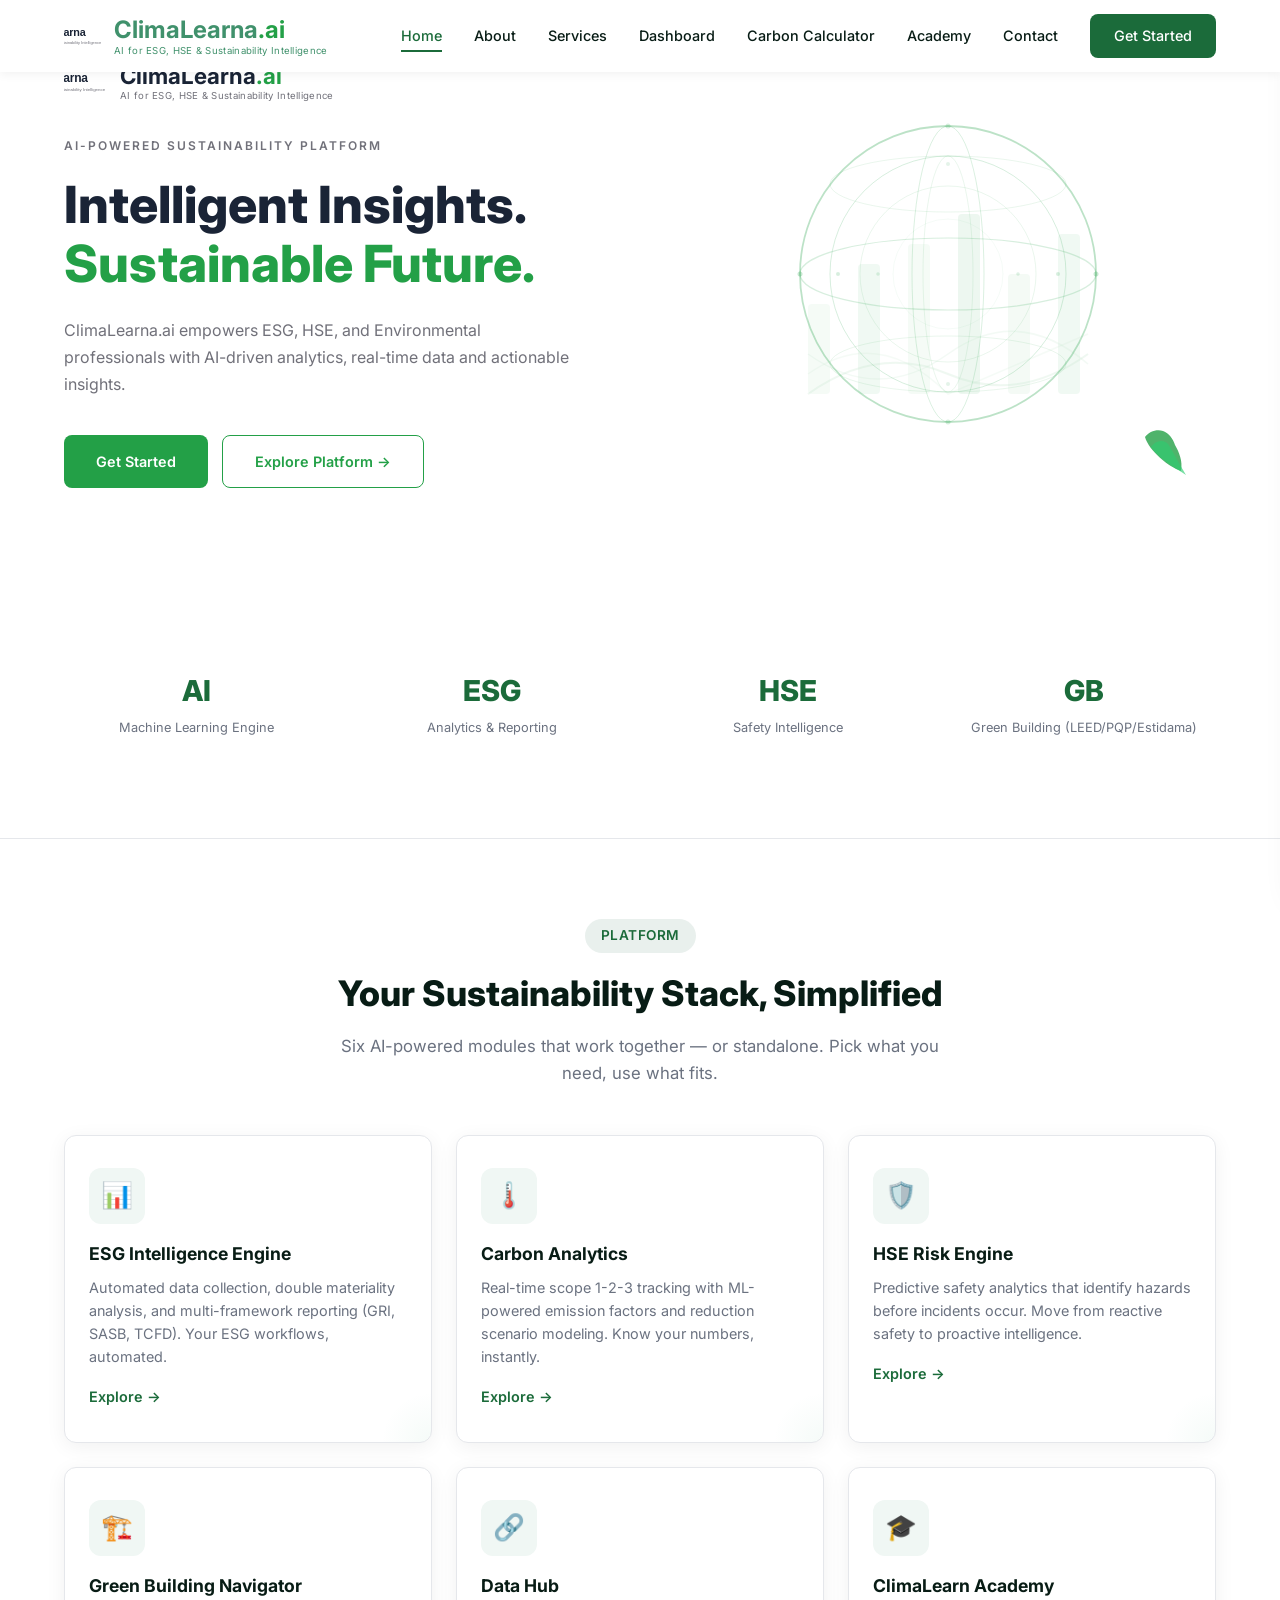
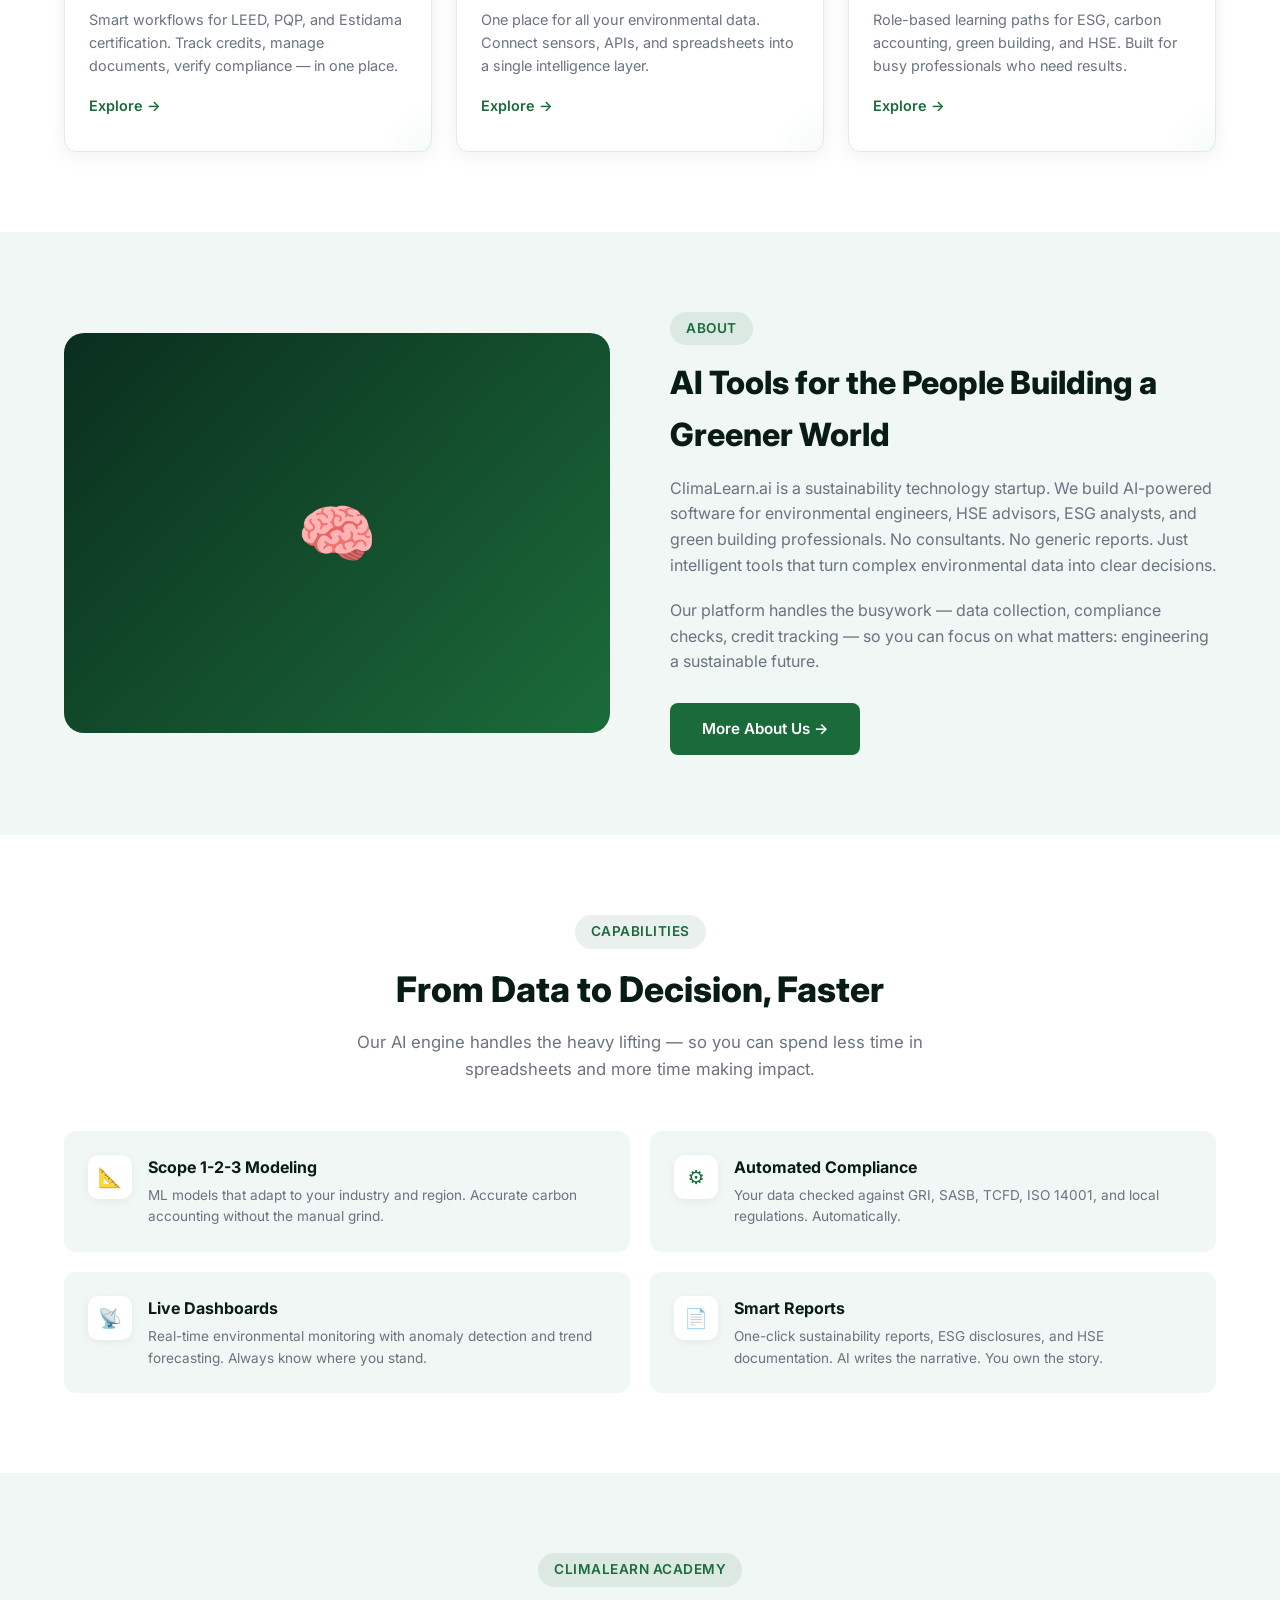
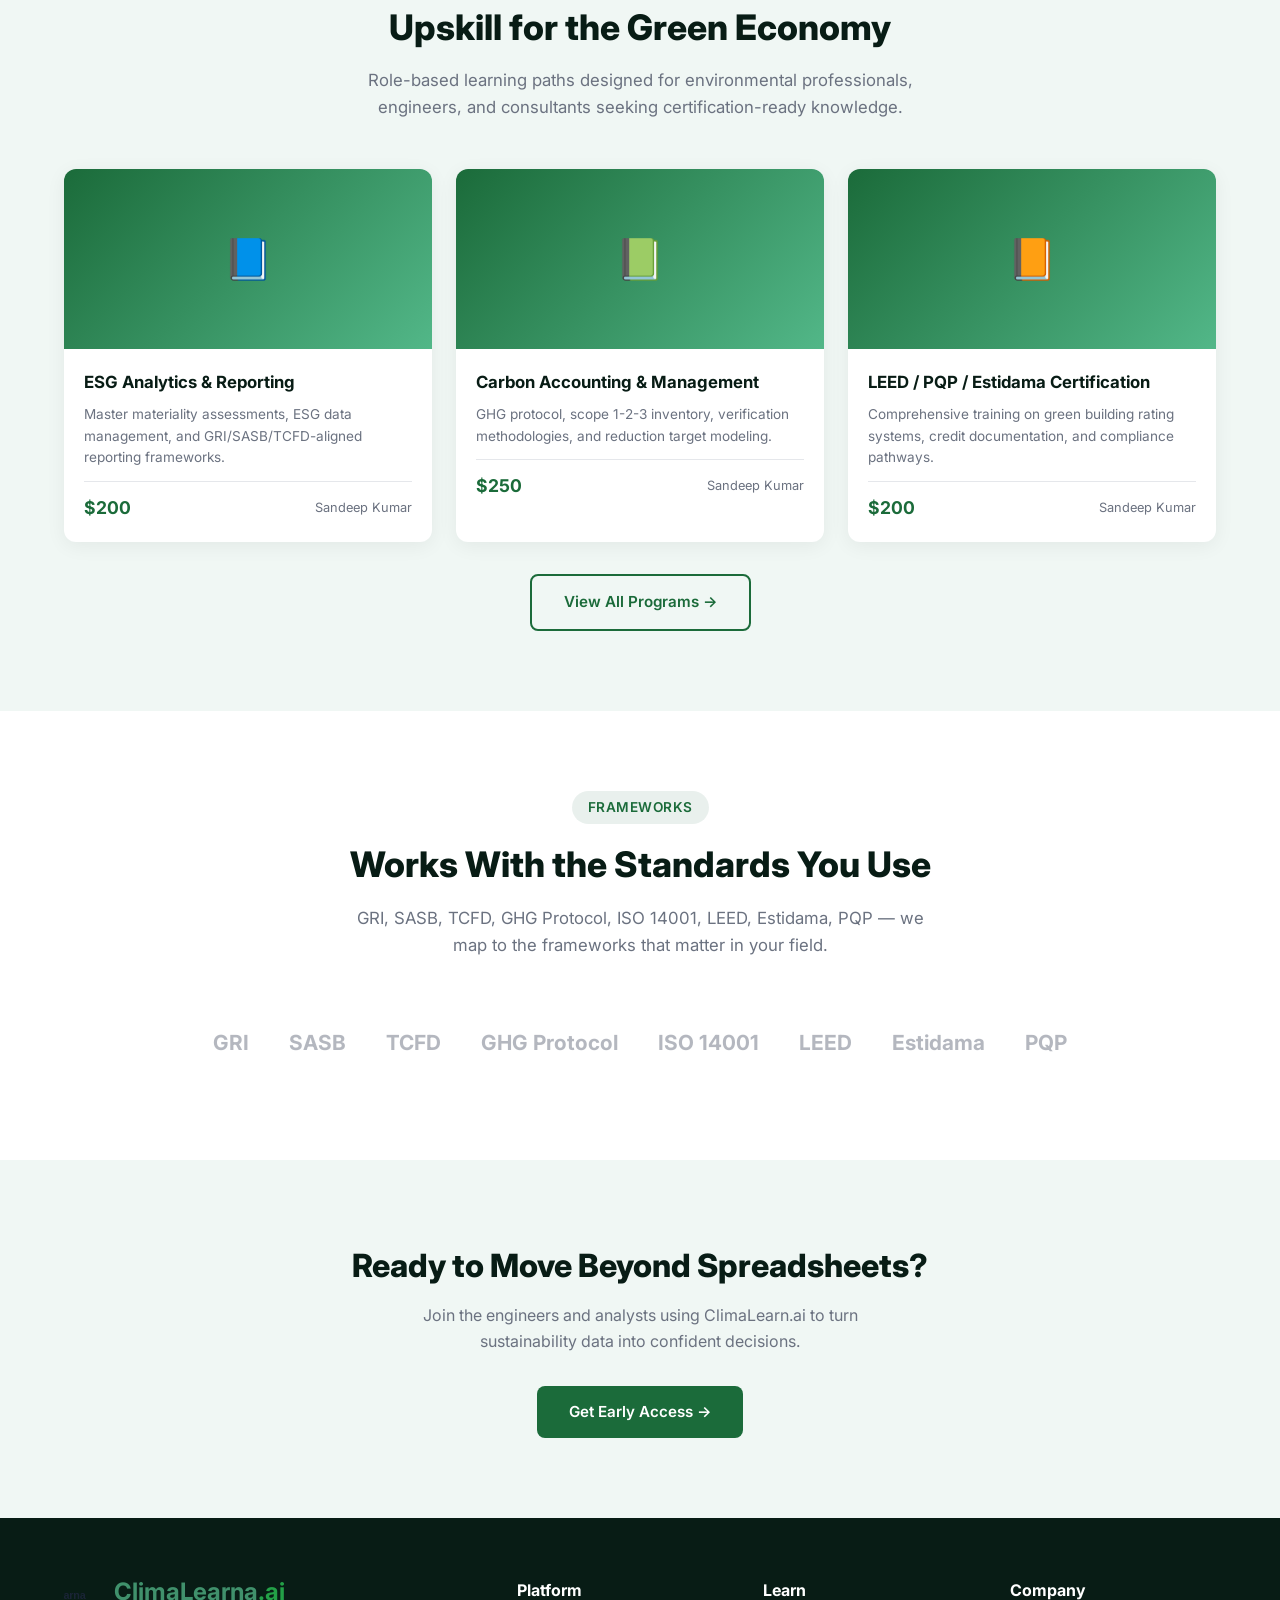
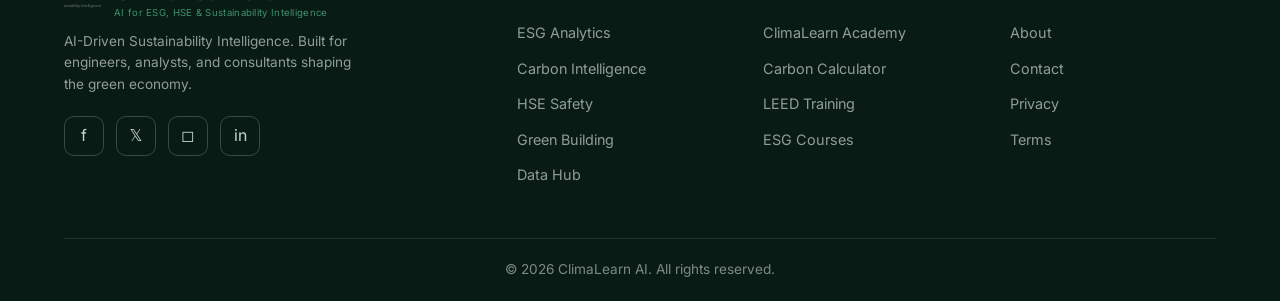
<file: index.html>
<!DOCTYPE html>
<html lang="en">
<head>
  <meta charset="UTF-8">
  <meta name="viewport" content="width=device-width, initial-scale=1.0">
  <title>ClimaLearn AI - AI-Driven Sustainability Intelligence</title>
  <meta name="description" content="ClimaLearn.ai equips environmental engineers, HSE professionals, and sustainability leaders with AI-driven tools for ESG analytics, carbon intelligence, and green building certification.">
  <link rel="stylesheet" href="css/style.css">
</head>
<body>
  <header class="header">
    <div class="container header-inner">
      <a href="index.html" class="logo">
        <img src="images/logo.svg" alt="ClimaLearna.ai" class="logo-img">
        <span class="logo-text">
          <span class="logo-brand">ClimaLearna<span class="ai-dot">.ai</span></span>
          <span class="logo-tagline">AI for ESG, HSE &amp; Sustainability Intelligence</span>
        </span>
      </a>
      <button class="mobile-toggle">☰</button>
      <nav class="nav">
        <a href="index.html">Home</a>
        <a href="about.html">About</a>
        <div class="nav-dropdown">
          <a class="services-trigger">Services</a>
          <div class="dropdown-menu">
            <a href="services.html#esg">ESG Intelligence Engine</a>
            <a href="services.html#carbon">Carbon Analytics</a>
            <a href="services.html#hse">HSE Risk Engine</a>
            <a href="services.html#building">Green Building Navigator</a>
            <a href="services.html#data">Data Hub</a>
            <a href="services.html#academy">ClimaLearn Academy</a>
          </div>
        </div>
        <a href="dashboard.html">Dashboard</a>
        <a href="carbon-calculator.html">Carbon Calculator</a>
        <a href="courses.html">Academy</a>
        <a href="contact.html">Contact</a>
        <a href="contact.html" class="nav-cta">Get Started</a>
      </nav>
    </div>
  </header>

  <section class="hero">
    <div class="container">
      <div class="hero-content">

        <div class="hero-brand">
          <img src="images/logo.svg" alt="ClimaLearna.ai" class="hero-brand-img">
          <span class="hero-brand-text">
            <span class="hero-brand-name">ClimaLearna<span class="hero-brand-dot">.ai</span></span>
            <span class="hero-brand-tagline">AI for ESG, HSE &amp; Sustainability Intelligence</span>
          </span>
        </div>

        <span class="hero-tag">AI-Powered Sustainability Platform</span>
        <h1>Intelligent Insights.<br><span class="text-green">Sustainable Future.</span></h1>
        <p>ClimaLearna.ai empowers ESG, HSE, and Environmental professionals with AI-driven analytics, real-time data and actionable insights.</p>
        <div class="hero-buttons">
          <a href="carbon-calculator.html" class="btn-primary">Get Started</a>
          <a href="services.html" class="btn-outline-custom">Explore Platform →</a>
        </div>
      </div>
      <div class="hero-image">

        <div class="hero-globe-bg">
          <svg viewBox="0 0 420 420" fill="none" xmlns="http://www.w3.org/2000/svg">
            <rect x="70" y="240" width="22" height="90" rx="4" fill="#23A047" opacity="0.12"/>
            <rect x="120" y="200" width="22" height="130" rx="4" fill="#23A047" opacity="0.18"/>
            <rect x="170" y="180" width="22" height="150" rx="4" fill="#23A047" opacity="0.12"/>
            <rect x="220" y="150" width="22" height="180" rx="4" fill="#23A047" opacity="0.22"/>
            <rect x="270" y="210" width="22" height="120" rx="4" fill="#23A047" opacity="0.14"/>
            <rect x="320" y="170" width="22" height="160" rx="4" fill="#23A047" opacity="0.18"/>
            <path d="M70 330 Q140 280 210 310 Q280 340 350 290" stroke="#23A047" stroke-width="2" fill="none" opacity="0.2"/>
            <path d="M70 290 Q140 340 210 290 Q280 240 350 300" stroke="#23A047" stroke-width="1.5" fill="none" opacity="0.15"/>
            <path d="M70 310 Q140 260 210 330 Q280 300 350 270" stroke="#23A047" stroke-width="1.5" fill="none" opacity="0.12"/>
          </svg>
        </div>

        <div class="hero-globe">
          <svg viewBox="0 0 420 420" fill="none" xmlns="http://www.w3.org/2000/svg">
            <circle cx="210" cy="210" r="148" stroke="#23A047" stroke-width="1.8" fill="none" opacity="0.3"/>
            <circle cx="210" cy="210" r="118" stroke="#23A047" stroke-width="1" fill="none" opacity="0.18"/>
            <circle cx="210" cy="210" r="88" stroke="#23A047" stroke-width="0.8" fill="none" opacity="0.12"/>
            <circle cx="210" cy="210" r="55" stroke="#23A047" stroke-width="0.6" fill="none" opacity="0.08"/>
            <ellipse cx="210" cy="120" rx="118" ry="28" stroke="#23A047" stroke-width="0.8" fill="none" opacity="0.12"/>
            <ellipse cx="210" cy="210" rx="148" ry="36" stroke="#23A047" stroke-width="1.2" fill="none" opacity="0.18"/>
            <ellipse cx="210" cy="300" rx="118" ry="28" stroke="#23A047" stroke-width="0.8" fill="none" opacity="0.12"/>
            <ellipse cx="210" cy="210" rx="36" ry="148" stroke="#23A047" stroke-width="1" fill="none" opacity="0.16"/>
            <ellipse cx="210" cy="210" rx="25" ry="118" stroke="#23A047" stroke-width="0.8" fill="none" opacity="0.12"/>
            <circle cx="62" cy="210" r="2.5" fill="#23A047" opacity="0.25"/>
            <circle cx="100" cy="210" r="2" fill="#23A047" opacity="0.18"/>
            <circle cx="140" cy="210" r="1.8" fill="#23A047" opacity="0.15"/>
            <circle cx="280" cy="210" r="1.8" fill="#23A047" opacity="0.15"/>
            <circle cx="320" cy="210" r="2" fill="#23A047" opacity="0.18"/>
            <circle cx="358" cy="210" r="2.5" fill="#23A047" opacity="0.25"/>
            <circle cx="210" cy="62" r="2.5" fill="#23A047" opacity="0.18"/>
            <circle cx="210" cy="100" r="2" fill="#23A047" opacity="0.12"/>
            <circle cx="210" cy="320" r="2" fill="#23A047" opacity="0.12"/>
            <circle cx="210" cy="358" r="2.5" fill="#23A047" opacity="0.18"/>
          </svg>
        </div>

        <div class="hero-leaves">
          <svg viewBox="0 0 90 90" fill="none" xmlns="http://www.w3.org/2000/svg">
            <path d="M50 72 C38 68 18 52 14 38 C18 33 25 30 32 32 C38 34 42 40 44 46 C48 53 52 62 50 72Z" fill="#23A047" opacity="0.8"/>
            <path d="M55 76 C46 70 28 60 20 48 C24 42 31 40 36 44 C40 48 44 58 55 76Z" fill="#2ecc71" opacity="0.65"/>
          </svg>
        </div>

      </div>
    </div>
  </section>

  <section class="section" style="background:var(--white);border-bottom:1px solid var(--light-gray);">
    <div class="container">
      <div style="display:grid;grid-template-columns:repeat(4,1fr);gap:32px;text-align:center;padding:20px 0;">
        <div>
          <div style="font-size:1.8rem;font-weight:800;color:var(--primary);">AI</div>
          <p style="font-size:0.8rem;color:var(--gray);margin-top:4px;">Machine Learning Engine</p>
        </div>
        <div>
          <div style="font-size:1.8rem;font-weight:800;color:var(--primary);">ESG</div>
          <p style="font-size:0.8rem;color:var(--gray);margin-top:4px;">Analytics & Reporting</p>
        </div>
        <div>
          <div style="font-size:1.8rem;font-weight:800;color:var(--primary);">HSE</div>
          <p style="font-size:0.8rem;color:var(--gray);margin-top:4px;">Safety Intelligence</p>
        </div>
        <div>
          <div style="font-size:1.8rem;font-weight:800;color:var(--primary);">GB</div>
          <p style="font-size:0.8rem;color:var(--gray);margin-top:4px;">Green Building (LEED/PQP/Estidama)</p>
        </div>
      </div>
    </div>
  </section>

  <section class="section">
    <div class="container">
      <div class="section-header fade-in">
        <span class="section-tag">Platform</span>
        <h2>Your Sustainability Stack, Simplified</h2>
        <p>Six AI-powered modules that work together — or standalone. Pick what you need, use what fits.</p>
      </div>
      <div class="services-grid">
        <div class="service-card fade-in">
          <div class="service-icon">📊</div>
          <h3>ESG Intelligence Engine</h3>
          <p>Automated data collection, double materiality analysis, and multi-framework reporting (GRI, SASB, TCFD). Your ESG workflows, automated.</p>
          <a href="services.html" class="service-link">Explore →</a>
        </div>
        <div class="service-card fade-in">
          <div class="service-icon">🌡️</div>
          <h3>Carbon Analytics</h3>
          <p>Real-time scope 1-2-3 tracking with ML-powered emission factors and reduction scenario modeling. Know your numbers, instantly.</p>
          <a href="services.html" class="service-link">Explore →</a>
        </div>
        <div class="service-card fade-in">
          <div class="service-icon">🛡️</div>
          <h3>HSE Risk Engine</h3>
          <p>Predictive safety analytics that identify hazards before incidents occur. Move from reactive safety to proactive intelligence.</p>
          <a href="services.html" class="service-link">Explore →</a>
        </div>
        <div class="service-card fade-in">
          <div class="service-icon">🏗️</div>
          <h3>Green Building Navigator</h3>
          <p>Smart workflows for LEED, PQP, and Estidama certification. Track credits, manage documents, verify compliance — in one place.</p>
          <a href="services.html" class="service-link">Explore →</a>
        </div>
        <div class="service-card fade-in">
          <div class="service-icon">🔗</div>
          <h3>Data Hub</h3>
          <p>One place for all your environmental data. Connect sensors, APIs, and spreadsheets into a single intelligence layer.</p>
          <a href="services.html" class="service-link">Explore →</a>
        </div>
        <div class="service-card fade-in">
          <div class="service-icon">🎓</div>
          <h3>ClimaLearn Academy</h3>
          <p>Role-based learning paths for ESG, carbon accounting, green building, and HSE. Built for busy professionals who need results.</p>
          <a href="courses.html" class="service-link">Explore →</a>
        </div>
      </div>
    </div>
  </section>

  <section class="section about-section">
    <div class="container">
      <div class="about-grid">
        <div class="about-visual" style="background:linear-gradient(135deg, #0a2e1e, #1b6b3a);">🧠</div>
        <div class="about-text fade-in">
          <span class="section-tag">About</span>
          <h2>AI Tools for the People Building a Greener World</h2>
          <p>ClimaLearn.ai is a sustainability technology startup. We build AI-powered software for environmental engineers, HSE advisors, ESG analysts, and green building professionals. No consultants. No generic reports. Just intelligent tools that turn complex environmental data into clear decisions.</p>
          <p>Our platform handles the busywork — data collection, compliance checks, credit tracking — so you can focus on what matters: engineering a sustainable future.</p>
          <a href="about.html" class="btn btn-primary">More About Us →</a>
        </div>
      </div>
    </div>
  </section>

  <section class="section">
    <div class="container">
      <div class="section-header fade-in">
        <span class="section-tag">Capabilities</span>
        <h2>From Data to Decision, Faster</h2>
        <p>Our AI engine handles the heavy lifting — so you can spend less time in spreadsheets and more time making impact.</p>
      </div>
      <div class="features-grid">
        <div class="feature-card fade-in">
          <div class="feature-icon">📐</div>
          <div>
            <h4>Scope 1-2-3 Modeling</h4>
            <p>ML models that adapt to your industry and region. Accurate carbon accounting without the manual grind.</p>
          </div>
        </div>
        <div class="feature-card fade-in">
          <div class="feature-icon">⚙️</div>
          <div>
            <h4>Automated Compliance</h4>
            <p>Your data checked against GRI, SASB, TCFD, ISO 14001, and local regulations. Automatically.</p>
          </div>
        </div>
        <div class="feature-card fade-in">
          <div class="feature-icon">📡</div>
          <div>
            <h4>Live Dashboards</h4>
            <p>Real-time environmental monitoring with anomaly detection and trend forecasting. Always know where you stand.</p>
          </div>
        </div>
        <div class="feature-card fade-in">
          <div class="feature-icon">📄</div>
          <div>
            <h4>Smart Reports</h4>
            <p>One-click sustainability reports, ESG disclosures, and HSE documentation. AI writes the narrative. You own the story.</p>
          </div>
        </div>
      </div>
    </div>
  </section>

  <section class="section courses-section">
    <div class="container">
      <div class="section-header fade-in">
        <span class="section-tag">ClimaLearn Academy</span>
        <h2>Upskill for the Green Economy</h2>
        <p>Role-based learning paths designed for environmental professionals, engineers, and consultants seeking certification-ready knowledge.</p>
      </div>
      <div class="courses-grid">
        <div class="course-card fade-in">
          <div class="course-image">📘</div>
          <div class="course-body">
            <h3>ESG Analytics & Reporting</h3>
            <p>Master materiality assessments, ESG data management, and GRI/SASB/TCFD-aligned reporting frameworks.</p>
            <div class="course-meta">
              <span class="course-price">$200</span>
              <span class="course-instructor">Sandeep Kumar</span>
            </div>
          </div>
        </div>
        <div class="course-card fade-in">
          <div class="course-image">📗</div>
          <div class="course-body">
            <h3>Carbon Accounting & Management</h3>
            <p>GHG protocol, scope 1-2-3 inventory, verification methodologies, and reduction target modeling.</p>
            <div class="course-meta">
              <span class="course-price">$250</span>
              <span class="course-instructor">Sandeep Kumar</span>
            </div>
          </div>
        </div>
        <div class="course-card fade-in">
          <div class="course-image">📙</div>
          <div class="course-body">
            <h3>LEED / PQP / Estidama Certification</h3>
            <p>Comprehensive training on green building rating systems, credit documentation, and compliance pathways.</p>
            <div class="course-meta">
              <span class="course-price">$200</span>
              <span class="course-instructor">Sandeep Kumar</span>
            </div>
          </div>
        </div>
      </div>
      <div style="text-align:center;margin-top:32px;">
        <a href="courses.html" class="btn btn-outline">View All Programs →</a>
      </div>
    </div>
  </section>

  <section class="section">
    <div class="container">
      <div class="section-header fade-in">
        <span class="section-tag">Frameworks</span>
        <h2>Works With the Standards You Use</h2>
        <p>GRI, SASB, TCFD, GHG Protocol, ISO 14001, LEED, Estidama, PQP — we map to the frameworks that matter in your field.</p>
      </div>
      <div style="display:flex;justify-content:center;gap:40px;flex-wrap:wrap;padding:20px;font-size:1.3rem;font-weight:700;color:var(--gray);opacity:0.5;">
        <span>GRI</span>
        <span>SASB</span>
        <span>TCFD</span>
        <span>GHG Protocol</span>
        <span>ISO 14001</span>
        <span>LEED</span>
        <span>Estidama</span>
        <span>PQP</span>
      </div>
    </div>
  </section>

  <section class="section" style="text-align:center;background:var(--light);">
    <div class="container">
      <h2 style="font-size:2rem;font-weight:800;color:var(--dark);margin-bottom:12px;">Ready to Move Beyond Spreadsheets?</h2>
      <p style="color:var(--gray);margin-bottom:32px;max-width:500px;margin-left:auto;margin-right:auto;">Join the engineers and analysts using ClimaLearn.ai to turn sustainability data into confident decisions.</p>
      <a href="contact.html" class="btn btn-primary">Get Early Access →</a>
    </div>
  </section>

  <!-- Services slide-out panel -->
  <div class="services-panel-overlay" id="servicesOverlay"></div>
  <div class="services-panel" id="servicesPanel">
    <div class="services-panel-header">
      <h3>Our Platform</h3>
      <button class="services-panel-close" id="servicesPanelClose">✕</button>
    </div>
    <ul class="services-panel-list">
      <li><a href="services.html#esg"><span class="panel-icon">📊</span> ESG Intelligence Engine</a></li>
      <li><a href="services.html#carbon"><span class="panel-icon">🌡️</span> Carbon Analytics</a></li>
      <li><a href="services.html#hse"><span class="panel-icon">🛡️</span> HSE Risk Engine</a></li>
      <li><a href="services.html#building"><span class="panel-icon">🏗️</span> Green Building Navigator</a></li>
      <li><a href="services.html#data"><span class="panel-icon">🔗</span> Data Hub</a></li>
      <li><a href="services.html#academy"><span class="panel-icon">🎓</span> ClimaLearn Academy</a></li>
    </ul>
  </div>

  <footer class="footer">
    <div class="container">
      <div class="footer-grid">
        <div class="footer-brand">
          <a href="index.html" class="logo">
            <img src="images/logo.svg" alt="ClimaLearna.ai" class="logo-img">
            <span class="logo-text">
              <span class="logo-brand">ClimaLearna<span class="ai-dot">.ai</span></span>
              <span class="logo-tagline">AI for ESG, HSE &amp; Sustainability Intelligence</span>
            </span>
          </a>
          <p style="font-size:0.85rem;opacity:0.7;max-width:300px;">AI-Driven Sustainability Intelligence. Built for engineers, analysts, and consultants shaping the green economy.</p>
          <div class="footer-social">
            <a href="#" aria-label="Facebook">f</a>
            <a href="#" aria-label="Twitter">𝕏</a>
            <a href="#" aria-label="Instagram">◻</a>
            <a href="#" aria-label="LinkedIn">in</a>
          </div>
        </div>
        <div>
          <h4>Platform</h4>
          <ul>
            <li><a href="services.html">ESG Analytics</a></li>
            <li><a href="services.html">Carbon Intelligence</a></li>
            <li><a href="services.html">HSE Safety</a></li>
            <li><a href="services.html">Green Building</a></li>
            <li><a href="services.html">Data Hub</a></li>
          </ul>
        </div>
        <div>
          <h4>Learn</h4>
          <ul>
            <li><a href="courses.html">ClimaLearn Academy</a></li>
            <li><a href="carbon-calculator.html">Carbon Calculator</a></li>
            <li><a href="courses.html">LEED Training</a></li>
            <li><a href="courses.html">ESG Courses</a></li>
          </ul>
        </div>
        <div>
          <h4>Company</h4>
          <ul>
            <li><a href="about.html">About</a></li>
            <li><a href="contact.html">Contact</a></li>
            <li><a href="#">Privacy</a></li>
            <li><a href="#">Terms</a></li>
          </ul>
        </div>
      </div>
      <div class="footer-bottom">© 2026 ClimaLearn AI. All rights reserved.</div>
    </div>
  </footer>
  <script src="js/main.js"></script>
</body>
</html>
</file>
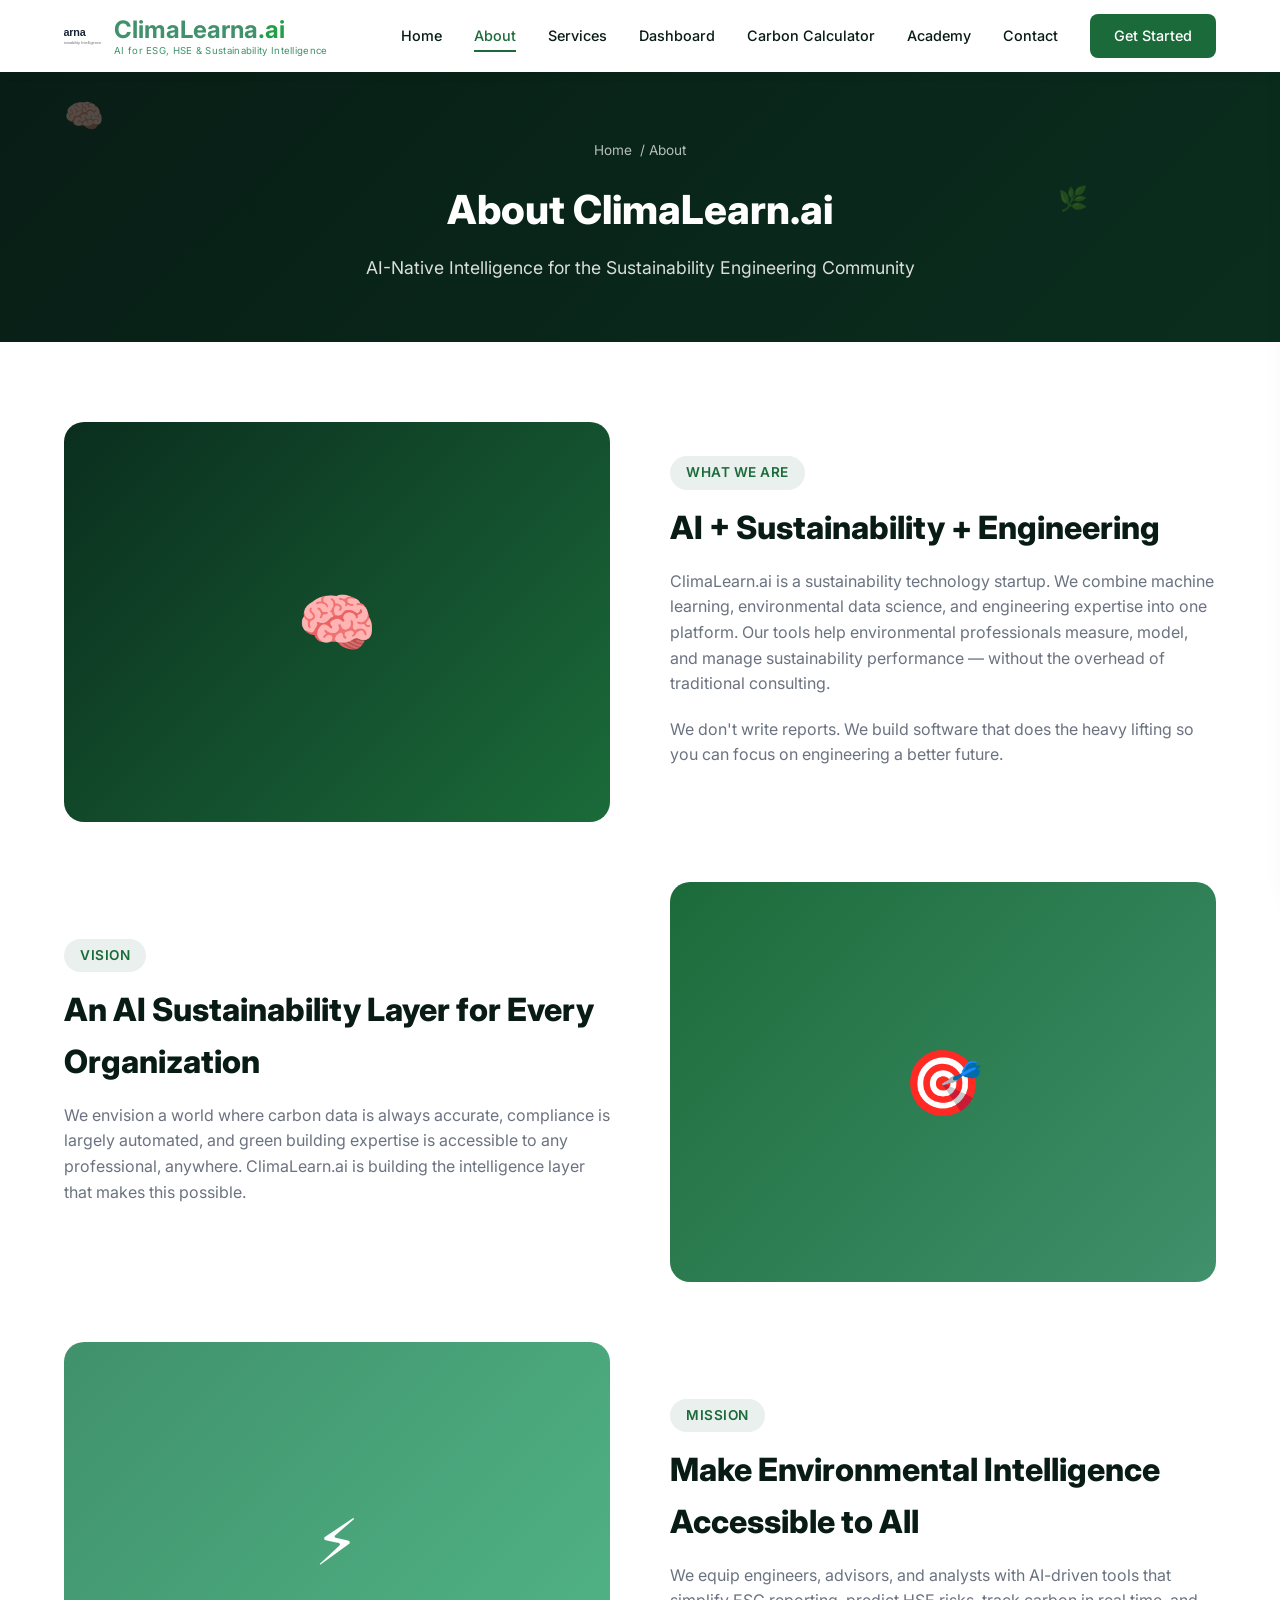
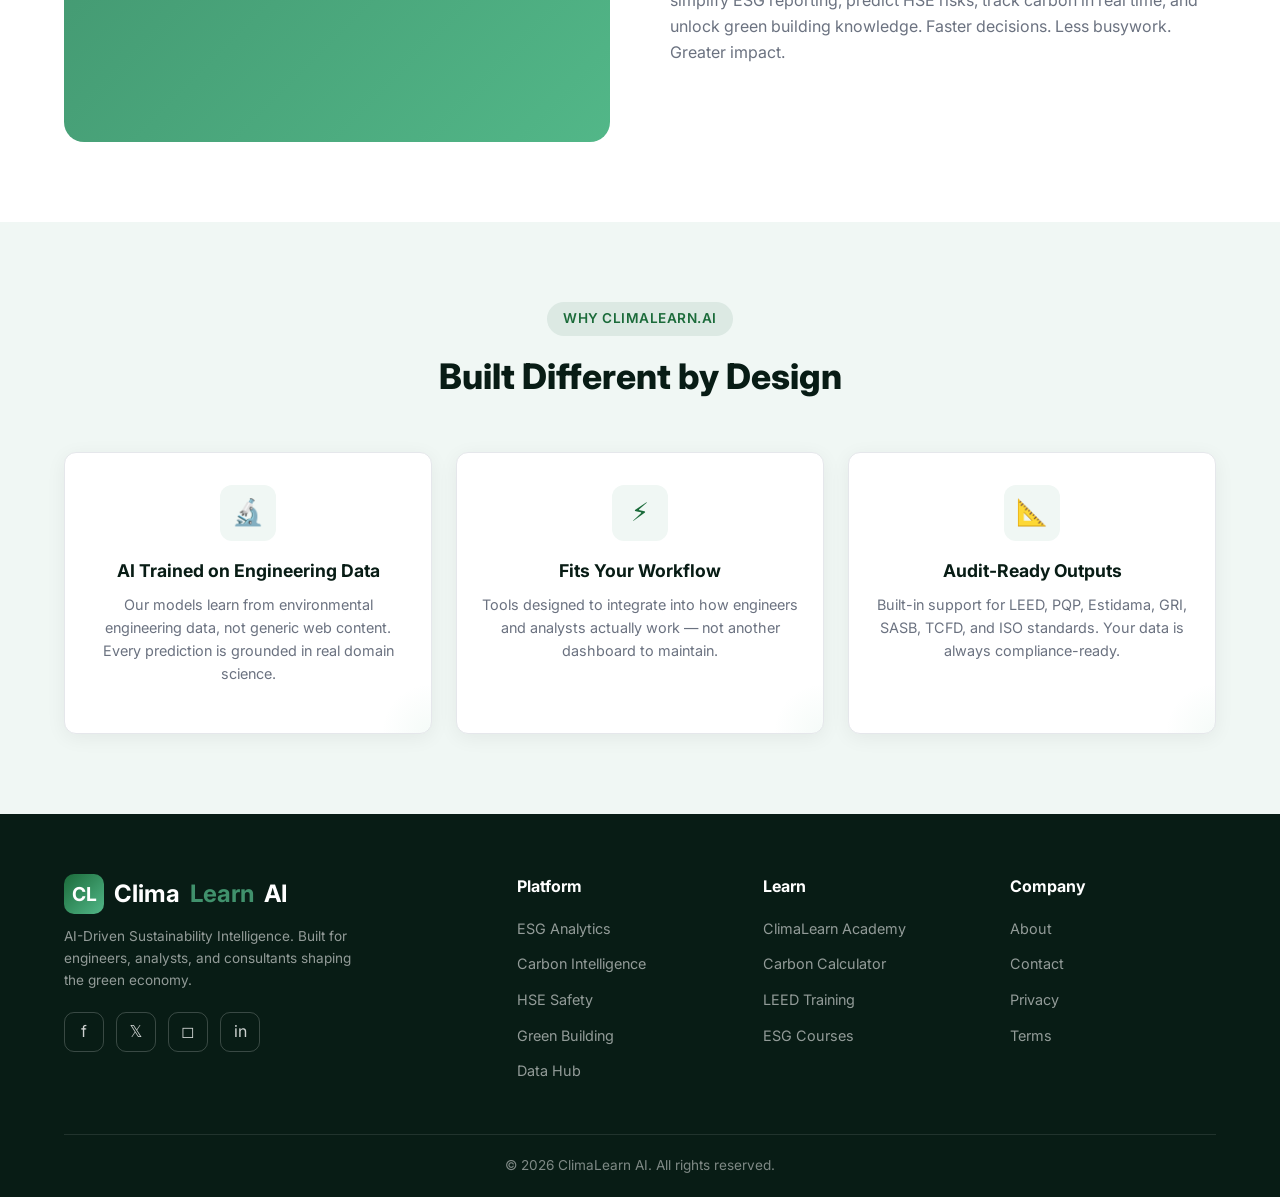
<file: about.html>
<!DOCTYPE html>
<html lang="en">
<head>
  <meta charset="UTF-8">
  <meta name="viewport" content="width=device-width, initial-scale=1.0">
  <title>About - ClimaLearn AI</title>
  <meta name="description" content="ClimaLearn.ai is an AI-native platform for sustainability engineering, combining machine learning with environmental domain expertise.">
  <link rel="stylesheet" href="css/style.css">
</head>
<body>
  <header class="header">
    <div class="container header-inner">
      <a href="index.html" class="logo">
        <img src="images/logo.svg" alt="ClimaLearna.ai" class="logo-img">
        <span class="logo-text">
          <span class="logo-brand">ClimaLearna<span class="ai-dot">.ai</span></span>
          <span class="logo-tagline">AI for ESG, HSE &amp; Sustainability Intelligence</span>
        </span>
      </a>
      <button class="mobile-toggle">☰</button>
      <nav class="nav">
        <a href="index.html">Home</a>
        <a href="about.html">About</a>
        <div class="nav-dropdown">
          <a class="services-trigger">Services</a>
          <div class="dropdown-menu">
            <a href="services.html#esg">ESG Intelligence Engine</a>
            <a href="services.html#carbon">Carbon Analytics</a>
            <a href="services.html#hse">HSE Risk Engine</a>
            <a href="services.html#building">Green Building Navigator</a>
            <a href="services.html#data">Data Hub</a>
            <a href="services.html#academy">ClimaLearn Academy</a>
          </div>
        </div>
        <a href="dashboard.html">Dashboard</a>
        <a href="carbon-calculator.html">Carbon Calculator</a>
        <a href="courses.html">Academy</a>
        <a href="contact.html">Contact</a>
        <a href="contact.html" class="nav-cta">Get Started</a>
      </nav>
    </div>
  </header>

  <section class="page-header">
    <div class="float-leaf float-leaf-1">🧠</div>
    <div class="float-leaf float-leaf-3">🌿</div>
    <div class="container">
      <div class="breadcrumb">
        <a href="index.html">Home</a> / About
      </div>
      <h1>About ClimaLearn.ai</h1>
      <p>AI-Native Intelligence for the Sustainability Engineering Community</p>
    </div>
  </section>

  <section class="section">
    <div class="container">
      <div class="about-grid" style="margin-bottom:60px;">
        <div class="about-visual" style="background:linear-gradient(135deg, #0a2e1e, #1b6b3a);">🧠</div>
        <div class="about-text fade-in">
          <span class="section-tag">What We Are</span>
          <h2>AI + Sustainability + Engineering</h2>
          <p>ClimaLearn.ai is a sustainability technology startup. We combine machine learning, environmental data science, and engineering expertise into one platform. Our tools help environmental professionals measure, model, and manage sustainability performance — without the overhead of traditional consulting.</p>
          <p>We don't write reports. We build software that does the heavy lifting so you can focus on engineering a better future.</p>
        </div>
      </div>

      <div class="about-grid" style="margin-bottom:60px;">
        <div class="about-text fade-in">
          <span class="section-tag">Vision</span>
          <h2>An AI Sustainability Layer for Every Organization</h2>
          <p>We envision a world where carbon data is always accurate, compliance is largely automated, and green building expertise is accessible to any professional, anywhere. ClimaLearn.ai is building the intelligence layer that makes this possible.</p>
        </div>
        <div class="about-visual" style="background:linear-gradient(135deg, #1b6b3a, #40916c);">🎯</div>
      </div>

      <div class="about-grid">
        <div class="about-visual" style="background:linear-gradient(135deg, #40916c, #52b788);">⚡</div>
        <div class="about-text fade-in">
          <span class="section-tag">Mission</span>
          <h2>Make Environmental Intelligence Accessible to All</h2>
          <p>We equip engineers, advisors, and analysts with AI-driven tools that simplify ESG reporting, predict HSE risks, track carbon in real time, and unlock green building knowledge. Faster decisions. Less busywork. Greater impact.</p>
        </div>
      </div>
    </div>
  </section>

  <section class="section about-section">
    <div class="container">
      <div class="section-header fade-in">
        <span class="section-tag">Why ClimaLearn.ai</span>
        <h2>Built Different by Design</h2>
      </div>
      <div class="services-grid" style="grid-template-columns:repeat(3,1fr);">
        <div class="service-card fade-in" style="text-align:center;">
          <div class="service-icon" style="margin:0 auto 16px;">🔬</div>
          <h3>AI Trained on Engineering Data</h3>
          <p>Our models learn from environmental engineering data, not generic web content. Every prediction is grounded in real domain science.</p>
        </div>
        <div class="service-card fade-in" style="text-align:center;">
          <div class="service-icon" style="margin:0 auto 16px;">⚡</div>
          <h3>Fits Your Workflow</h3>
          <p>Tools designed to integrate into how engineers and analysts actually work — not another dashboard to maintain.</p>
        </div>
        <div class="service-card fade-in" style="text-align:center;">
          <div class="service-icon" style="margin:0 auto 16px;">📐</div>
          <h3>Audit-Ready Outputs</h3>
          <p>Built-in support for LEED, PQP, Estidama, GRI, SASB, TCFD, and ISO standards. Your data is always compliance-ready.</p>
        </div>
      </div>
    </div>
  </section>

  <!-- Services slide-out panel -->
  <div class="services-panel-overlay" id="servicesOverlay"></div>
  <div class="services-panel" id="servicesPanel">
    <div class="services-panel-header">
      <h3>Our Platform</h3>
      <button class="services-panel-close" id="servicesPanelClose">✕</button>
    </div>
    <ul class="services-panel-list">
      <li><a href="services.html#esg"><span class="panel-icon">📊</span> ESG Intelligence Engine</a></li>
      <li><a href="services.html#carbon"><span class="panel-icon">🌡️</span> Carbon Analytics</a></li>
      <li><a href="services.html#hse"><span class="panel-icon">🛡️</span> HSE Risk Engine</a></li>
      <li><a href="services.html#building"><span class="panel-icon">🏗️</span> Green Building Navigator</a></li>
      <li><a href="services.html#data"><span class="panel-icon">🔗</span> Data Hub</a></li>
      <li><a href="services.html#academy"><span class="panel-icon">🎓</span> ClimaLearn Academy</a></li>
    </ul>
  </div>

  <footer class="footer">
    <div class="container">
      <div class="footer-grid">
        <div class="footer-brand">
          <a href="index.html" class="logo">
            <div class="logo-icon">CL</div>
            Clima<span>Learn</span> AI
          </a>
          <p style="font-size:0.85rem;opacity:0.7;max-width:300px;">AI-Driven Sustainability Intelligence. Built for engineers, analysts, and consultants shaping the green economy.</p>
          <div class="footer-social">
            <a href="#" aria-label="Facebook">f</a>
            <a href="#" aria-label="Twitter">𝕏</a>
            <a href="#" aria-label="Instagram">◻</a>
            <a href="#" aria-label="LinkedIn">in</a>
          </div>
        </div>
        <div>
          <h4>Platform</h4>
          <ul>
            <li><a href="services.html">ESG Analytics</a></li>
            <li><a href="services.html">Carbon Intelligence</a></li>
            <li><a href="services.html">HSE Safety</a></li>
            <li><a href="services.html">Green Building</a></li>
            <li><a href="services.html">Data Hub</a></li>
          </ul>
        </div>
        <div>
          <h4>Learn</h4>
          <ul>
            <li><a href="courses.html">ClimaLearn Academy</a></li>
            <li><a href="carbon-calculator.html">Carbon Calculator</a></li>
            <li><a href="courses.html">LEED Training</a></li>
            <li><a href="courses.html">ESG Courses</a></li>
          </ul>
        </div>
        <div>
          <h4>Company</h4>
          <ul>
            <li><a href="about.html">About</a></li>
            <li><a href="contact.html">Contact</a></li>
            <li><a href="#">Privacy</a></li>
            <li><a href="#">Terms</a></li>
          </ul>
        </div>
      </div>
      <div class="footer-bottom">© 2026 ClimaLearn AI. All rights reserved.</div>
    </div>
  </footer>
  <script src="js/main.js"></script>
</body>
</html>
</file>
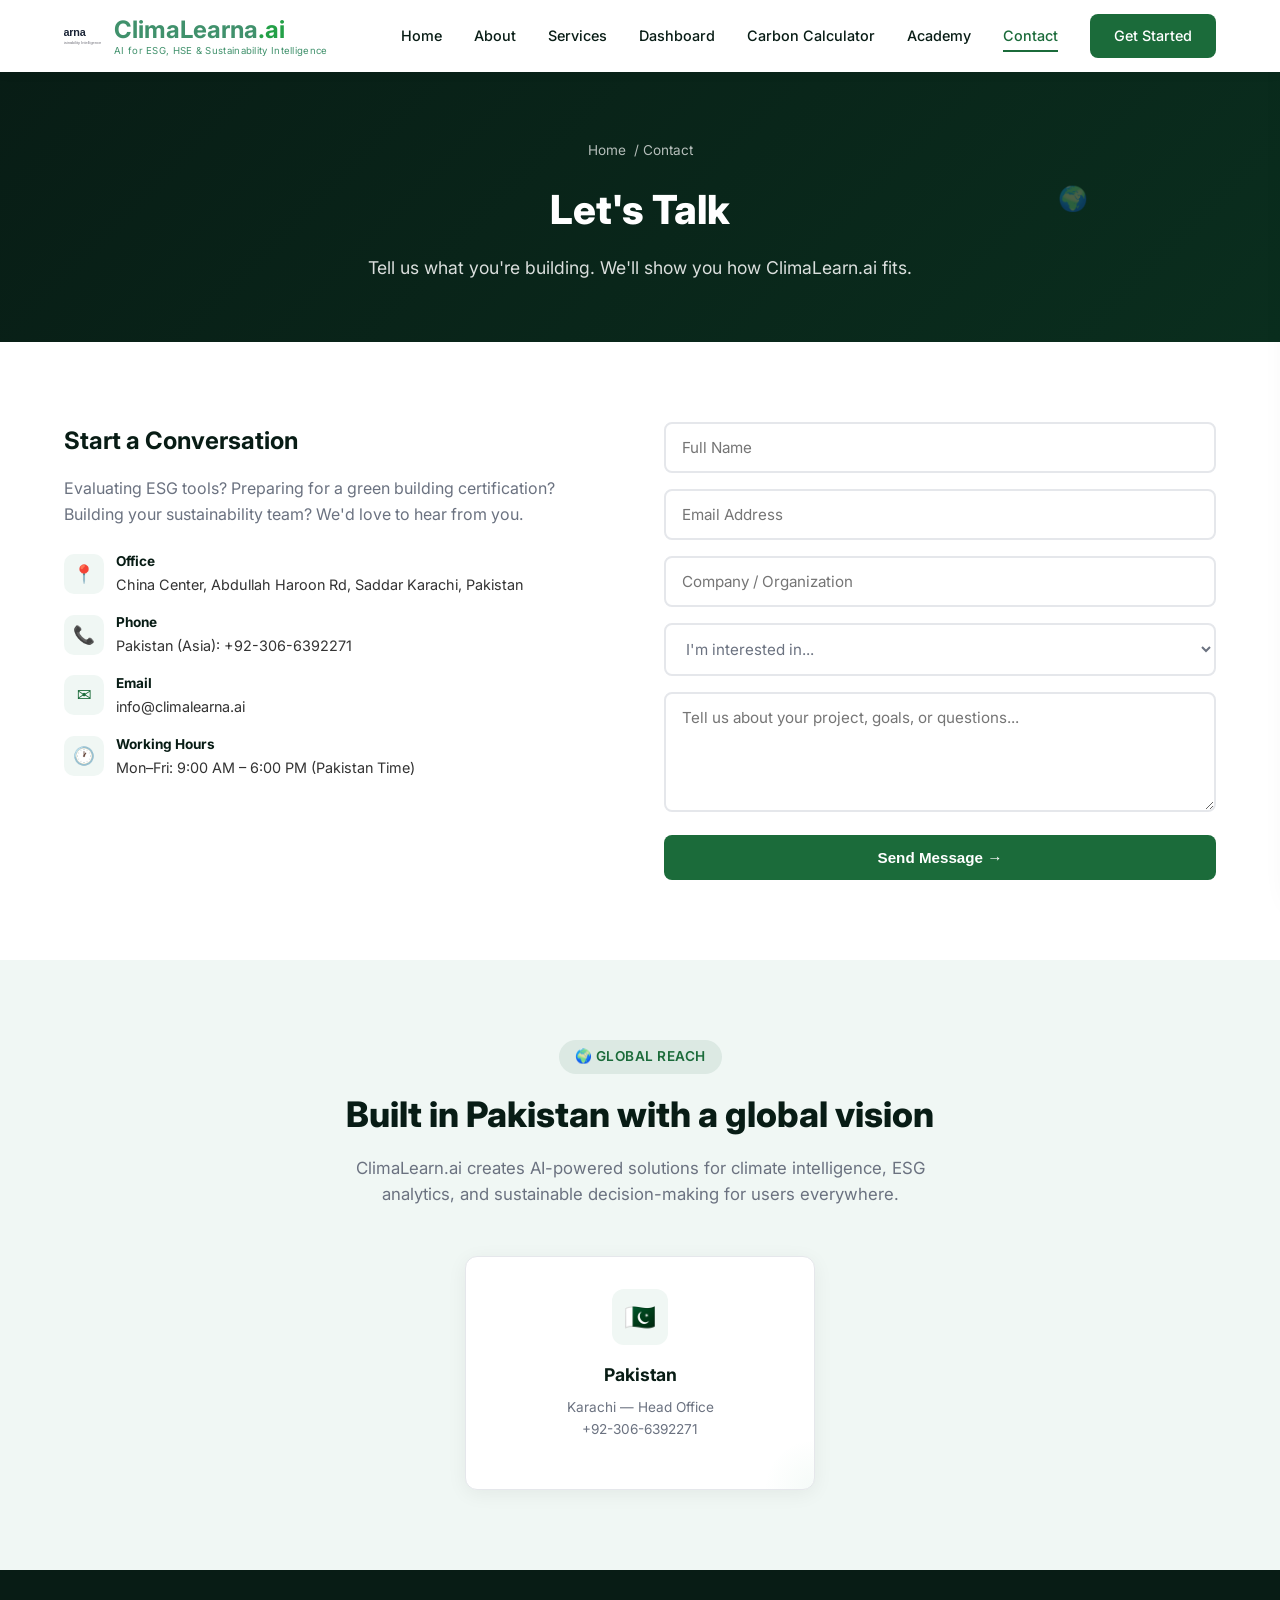
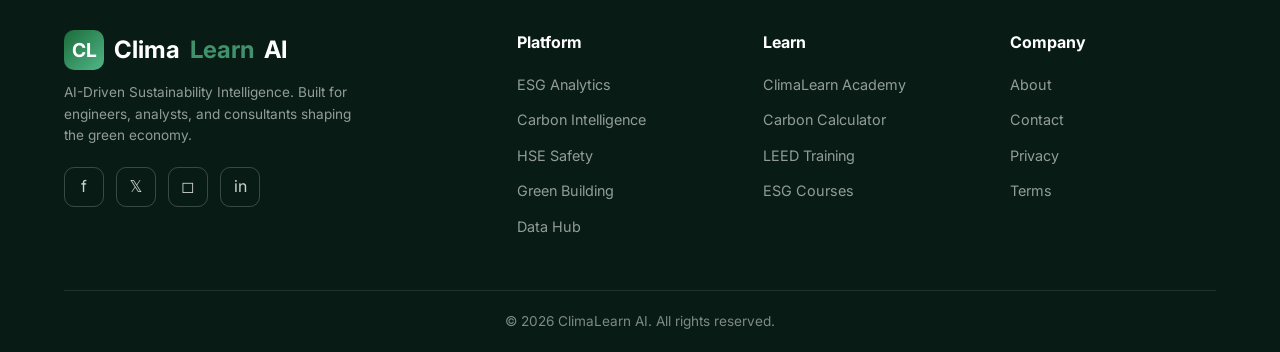
<file: contact.html>
<!DOCTYPE html>
<html lang="en">
<head>
  <meta charset="UTF-8">
  <meta name="viewport" content="width=device-width, initial-scale=1.0">
  <title>Contact - ClimaLearn AI</title>
  <meta name="description" content="Get in touch with ClimaLearn.ai for AI-powered sustainability tools, ESG analytics, and green building solutions.">
  <link rel="stylesheet" href="css/style.css">
</head>
<body>
  <header class="header">
    <div class="container header-inner">
      <a href="index.html" class="logo">
        <img src="images/logo.svg" alt="ClimaLearna.ai" class="logo-img">
        <span class="logo-text">
          <span class="logo-brand">ClimaLearna<span class="ai-dot">.ai</span></span>
          <span class="logo-tagline">AI for ESG, HSE &amp; Sustainability Intelligence</span>
        </span>
      </a>
      <button class="mobile-toggle">☰</button>
      <nav class="nav">
        <a href="index.html">Home</a>
        <a href="about.html">About</a>
        <div class="nav-dropdown">
          <a class="services-trigger">Services</a>
          <div class="dropdown-menu">
            <a href="services.html#esg">ESG Intelligence Engine</a>
            <a href="services.html#carbon">Carbon Analytics</a>
            <a href="services.html#hse">HSE Risk Engine</a>
            <a href="services.html#building">Green Building Navigator</a>
            <a href="services.html#data">Data Hub</a>
            <a href="services.html#academy">ClimaLearn Academy</a>
          </div>
        </div>
        <a href="dashboard.html">Dashboard</a>
        <a href="carbon-calculator.html">Carbon Calculator</a>
        <a href="courses.html">Academy</a>
        <a href="contact.html">Contact</a>
        <a href="contact.html" class="nav-cta">Get Started</a>
      </nav>
    </div>
  </header>

  <section class="page-header">
    <div class="float-leaf float-leaf-2">✉️</div>
    <div class="float-leaf float-leaf-3">🌍</div>
    <div class="container">
      <div class="breadcrumb">
        <a href="index.html">Home</a> / Contact
      </div>
      <h1>Let's Talk</h1>
      <p>Tell us what you're building. We'll show you how ClimaLearn.ai fits.</p>
    </div>
  </section>

  <section class="section">
    <div class="container">
      <div class="contact-grid">
        <div class="contact-info fade-in">
          <h3>Start a Conversation</h3>
          <p>Evaluating ESG tools? Preparing for a green building certification? Building your sustainability team? We'd love to hear from you.</p>

          <div class="contact-detail">
            <div class="icon">📍</div>
            <div>
              <strong>Office</strong>
              China Center, Abdullah Haroon Rd, Saddar Karachi, Pakistan
            </div>
          </div>
          <div class="contact-detail">
            <div class="icon">📞</div>
            <div>
              <strong>Phone</strong>
              Pakistan (Asia): +92-306-6392271
            </div>
          </div>
          <div class="contact-detail">
            <div class="icon">✉️</div>
            <div>
              <strong>Email</strong>
              info@climalearna.ai
            </div>
          </div>
          <div class="contact-detail">
            <div class="icon">🕐</div>
            <div>
              <strong>Working Hours</strong>
              Mon–Fri: 9:00 AM – 6:00 PM (Pakistan Time)
            </div>
          </div>
        </div>
        <div class="contact-form fade-in">
          <form onsubmit="event.preventDefault();alert('Thanks for reaching out. We'll be in touch within 24 hours.');this.reset();">
            <input type="text" placeholder="Full Name" required>
            <input type="email" placeholder="Email Address" required>
            <input type="text" placeholder="Company / Organization">
            <select style="width:100%;padding:14px 16px;border:2px solid var(--light-gray);border-radius:8px;font-size:0.95rem;margin-bottom:16px;font-family:inherit;color:var(--gray);background:var(--white);" required>
              <option value="">I'm interested in...</option>
              <option>ESG Analytics Platform</option>
              <option>Carbon Intelligence Suite</option>
              <option>HSE Safety Intelligence</option>
              <option>Green Building Certification (LEED/PQP/Estidama)</option>
              <option>ClimaLearn Academy Courses</option>
              <option>Sustainability Data Hub</option>
              <option>Partnership / Integration</option>
              <option>General Inquiry</option>
            </select>
            <textarea placeholder="Tell us about your project, goals, or questions..." required></textarea>
            <button type="submit" class="btn btn-primary" style="width:100%;justify-content:center;">Send Message →</button>
          </form>
        </div>
      </div>
    </div>
  </section>

  <section class="section about-section">
    <div class="container">
      <div class="section-header fade-in">
        <span class="section-tag">🌍 Global Reach</span>
        <h2>Built in Pakistan with a global vision</h2>
        <p>ClimaLearn.ai creates AI-powered solutions for climate intelligence, ESG analytics, and sustainable decision-making for users everywhere.</p>
      </div>
      <div class="services-grid" style="grid-template-columns:repeat(1,1fr);max-width:350px;margin:0 auto;">
        <div class="service-card fade-in" style="text-align:center;">
          <div class="service-icon" style="margin:0 auto 16px;">🇵🇰</div>
          <h3>Pakistan</h3>
          <p style="font-size:0.85rem;">Karachi — Head Office<br>+92-306-6392271</p>
        </div>
      </div>
    </div>
  </section>

  <!-- Services slide-out panel -->
  <div class="services-panel-overlay" id="servicesOverlay"></div>
  <div class="services-panel" id="servicesPanel">
    <div class="services-panel-header">
      <h3>Our Platform</h3>
      <button class="services-panel-close" id="servicesPanelClose">✕</button>
    </div>
    <ul class="services-panel-list">
      <li><a href="services.html#esg"><span class="panel-icon">📊</span> ESG Intelligence Engine</a></li>
      <li><a href="services.html#carbon"><span class="panel-icon">🌡️</span> Carbon Analytics</a></li>
      <li><a href="services.html#hse"><span class="panel-icon">🛡️</span> HSE Risk Engine</a></li>
      <li><a href="services.html#building"><span class="panel-icon">🏗️</span> Green Building Navigator</a></li>
      <li><a href="services.html#data"><span class="panel-icon">🔗</span> Data Hub</a></li>
      <li><a href="services.html#academy"><span class="panel-icon">🎓</span> ClimaLearn Academy</a></li>
    </ul>
  </div>

  <footer class="footer">
    <div class="container">
      <div class="footer-grid">
        <div class="footer-brand">
          <a href="index.html" class="logo">
            <div class="logo-icon">CL</div>
            Clima<span>Learn</span> AI
          </a>
          <p style="font-size:0.85rem;opacity:0.7;max-width:300px;">AI-Driven Sustainability Intelligence. Built for engineers, analysts, and consultants shaping the green economy.</p>
          <div class="footer-social">
            <a href="#" aria-label="Facebook">f</a>
            <a href="#" aria-label="Twitter">𝕏</a>
            <a href="#" aria-label="Instagram">◻</a>
            <a href="#" aria-label="LinkedIn">in</a>
          </div>
        </div>
        <div>
          <h4>Platform</h4>
          <ul>
            <li><a href="services.html">ESG Analytics</a></li>
            <li><a href="services.html">Carbon Intelligence</a></li>
            <li><a href="services.html">HSE Safety</a></li>
            <li><a href="services.html">Green Building</a></li>
            <li><a href="services.html">Data Hub</a></li>
          </ul>
        </div>
        <div>
          <h4>Learn</h4>
          <ul>
            <li><a href="courses.html">ClimaLearn Academy</a></li>
            <li><a href="carbon-calculator.html">Carbon Calculator</a></li>
            <li><a href="courses.html">LEED Training</a></li>
            <li><a href="courses.html">ESG Courses</a></li>
          </ul>
        </div>
        <div>
          <h4>Company</h4>
          <ul>
            <li><a href="about.html">About</a></li>
            <li><a href="contact.html">Contact</a></li>
            <li><a href="#">Privacy</a></li>
            <li><a href="#">Terms</a></li>
          </ul>
        </div>
      </div>
      <div class="footer-bottom">© 2026 ClimaLearn AI. All rights reserved.</div>
    </div>
  </footer>
  <script src="js/main.js"></script>
</body>
</html>
</file>
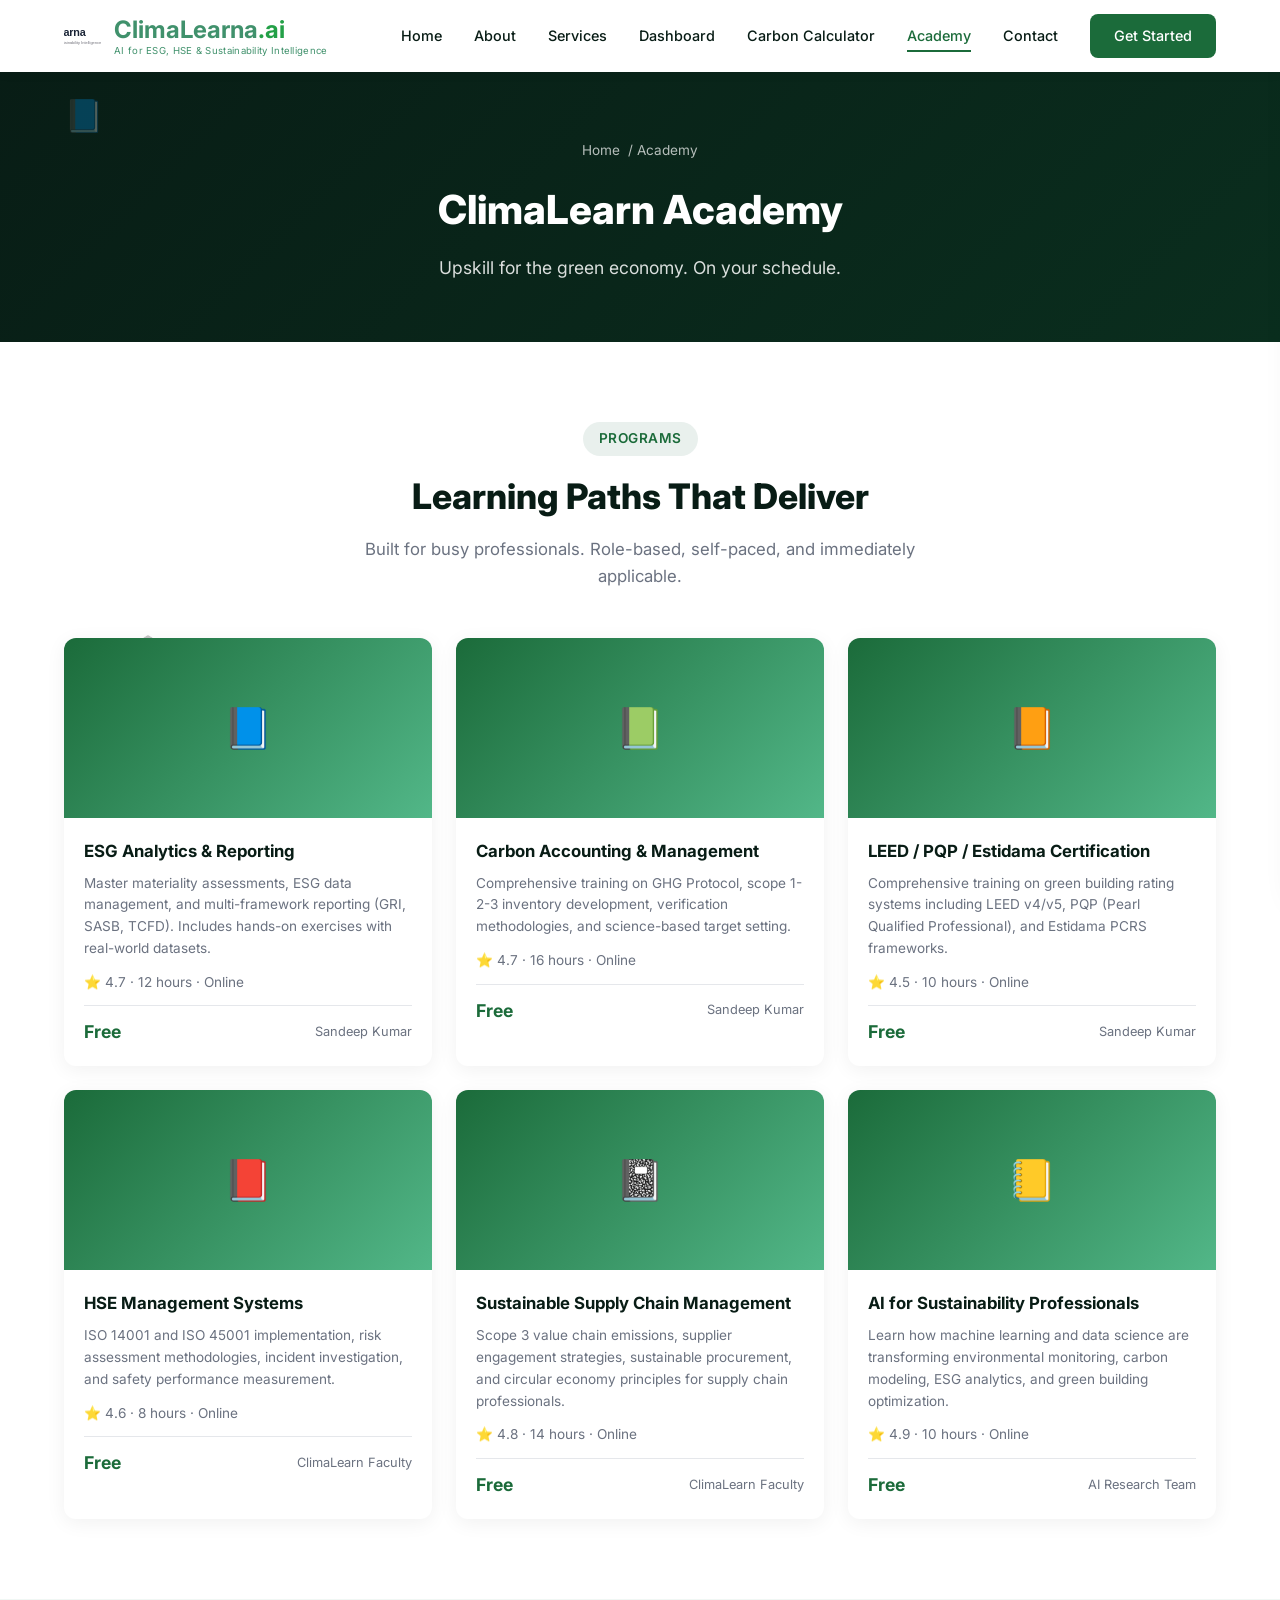
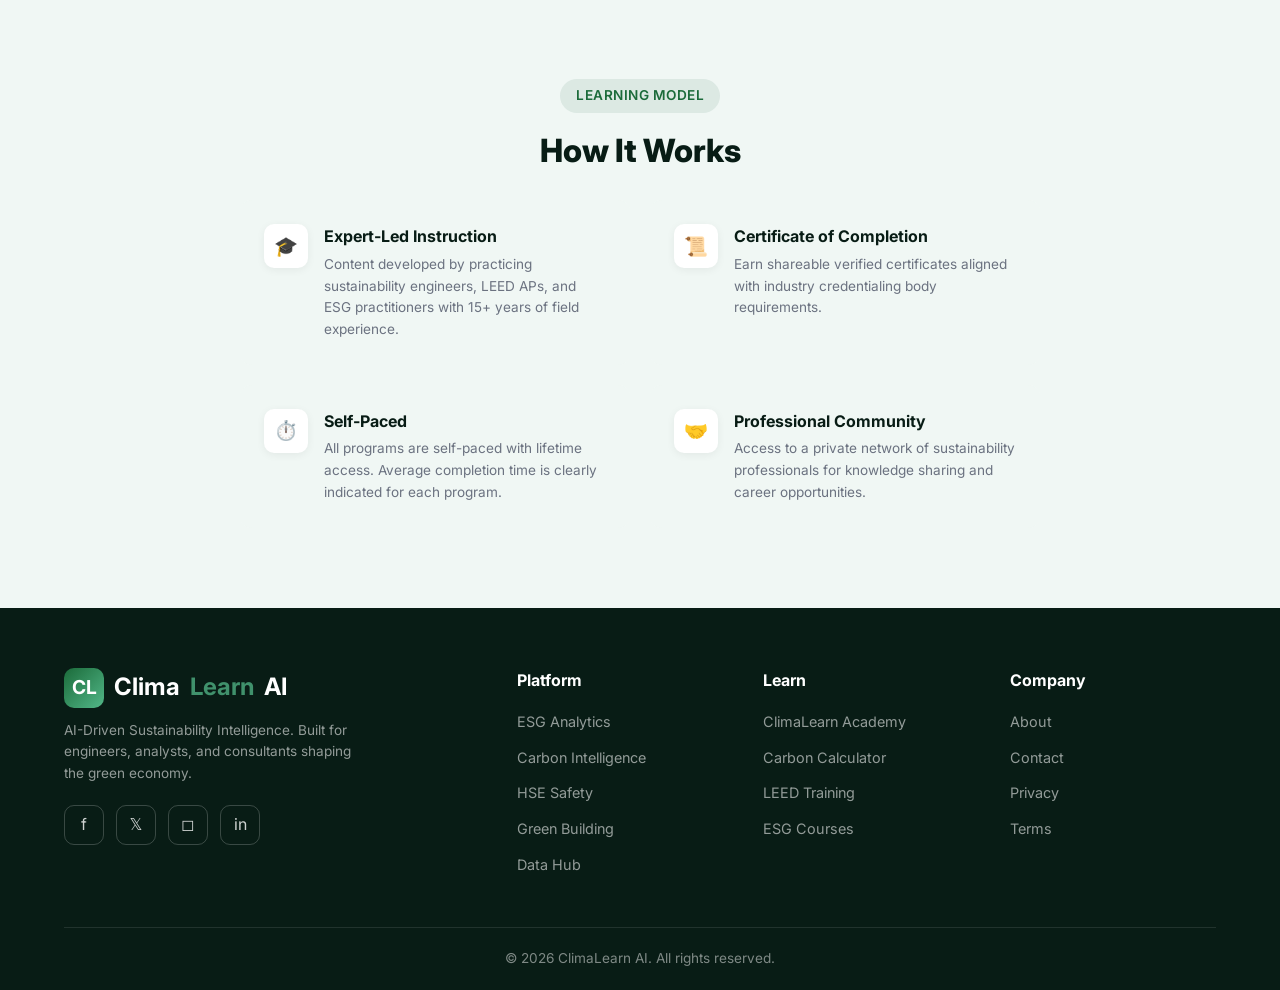
<file: courses.html>
<!DOCTYPE html>
<html lang="en">
<head>
  <meta charset="UTF-8">
  <meta name="viewport" content="width=device-width, initial-scale=1.0">
  <title>Academy - ClimaLearn AI</title>
  <meta name="description" content="ClimaLearn Academy offers role-based learning paths in ESG, carbon accounting, green building (LEED/PQP/Estidama), and HSE management.">
  <link rel="stylesheet" href="css/style.css">
</head>
<body>
  <header class="header">
    <div class="container header-inner">
      <a href="index.html" class="logo">
        <img src="images/logo.svg" alt="ClimaLearna.ai" class="logo-img">
        <span class="logo-text">
          <span class="logo-brand">ClimaLearna<span class="ai-dot">.ai</span></span>
          <span class="logo-tagline">AI for ESG, HSE &amp; Sustainability Intelligence</span>
        </span>
      </a>
      <button class="mobile-toggle">☰</button>
      <nav class="nav">
        <a href="index.html">Home</a>
        <a href="about.html">About</a>
        <div class="nav-dropdown">
          <a class="services-trigger">Services</a>
          <div class="dropdown-menu">
            <a href="services.html#esg">ESG Intelligence Engine</a>
            <a href="services.html#carbon">Carbon Analytics</a>
            <a href="services.html#hse">HSE Risk Engine</a>
            <a href="services.html#building">Green Building Navigator</a>
            <a href="services.html#data">Data Hub</a>
            <a href="services.html#academy">ClimaLearn Academy</a>
          </div>
        </div>
        <a href="dashboard.html">Dashboard</a>
        <a href="carbon-calculator.html">Carbon Calculator</a>
        <a href="courses.html">Academy</a>
        <a href="contact.html">Contact</a>
        <a href="contact.html" class="nav-cta">Get Started</a>
      </nav>
    </div>
  </header>

  <section class="page-header">
    <div class="float-leaf float-leaf-1">📘</div>
    <div class="float-leaf float-leaf-4">🎓</div>
    <div class="container">
      <div class="breadcrumb">
        <a href="index.html">Home</a> / Academy
      </div>
      <h1>ClimaLearn Academy</h1>
      <p>Upskill for the green economy. On your schedule.</p>
    </div>
  </section>

  <section class="section">
    <div class="container">
      <div class="section-header fade-in">
        <span class="section-tag">Programs</span>
        <h2>Learning Paths That Deliver</h2>
        <p>Built for busy professionals. Role-based, self-paced, and immediately applicable.</p>
      </div>
      <div class="courses-grid">
        <div class="course-card fade-in">
          <div class="course-image">📘</div>
          <div class="course-body">
            <h3>ESG Analytics & Reporting</h3>
            <p>Master materiality assessments, ESG data management, and multi-framework reporting (GRI, SASB, TCFD). Includes hands-on exercises with real-world datasets.</p>
            <div style="font-size:0.85rem;color:var(--gray);margin-bottom:12px;">
              ⭐ 4.7 &middot; 12 hours &middot; Online
            </div>
            <div class="course-meta">
              <span class="course-price">Free</span>
              <span class="course-instructor">Sandeep Kumar</span>
            </div>
          </div>
        </div>
        <div class="course-card fade-in">
          <div class="course-image">📗</div>
          <div class="course-body">
            <h3>Carbon Accounting & Management</h3>
            <p>Comprehensive training on GHG Protocol, scope 1-2-3 inventory development, verification methodologies, and science-based target setting.</p>
            <div style="font-size:0.85rem;color:var(--gray);margin-bottom:12px;">
              ⭐ 4.7 &middot; 16 hours &middot; Online
            </div>
            <div class="course-meta">
              <span class="course-price">Free</span>
              <span class="course-instructor">Sandeep Kumar</span>
            </div>
          </div>
        </div>
        <div class="course-card fade-in">
          <div class="course-image">📙</div>
          <div class="course-body">
            <h3>LEED / PQP / Estidama Certification</h3>
            <p>Comprehensive training on green building rating systems including LEED v4/v5, PQP (Pearl Qualified Professional), and Estidama PCRS frameworks.</p>
            <div style="font-size:0.85rem;color:var(--gray);margin-bottom:12px;">
              ⭐ 4.5 &middot; 10 hours &middot; Online
            </div>
            <div class="course-meta">
              <span class="course-price">Free</span>
              <span class="course-instructor">Sandeep Kumar</span>
            </div>
          </div>
        </div>
        <div class="course-card fade-in">
          <div class="course-image">📕</div>
          <div class="course-body">
            <h3>HSE Management Systems</h3>
            <p>ISO 14001 and ISO 45001 implementation, risk assessment methodologies, incident investigation, and safety performance measurement.</p>
            <div style="font-size:0.85rem;color:var(--gray);margin-bottom:12px;">
              ⭐ 4.6 &middot; 8 hours &middot; Online
            </div>
            <div class="course-meta">
              <span class="course-price">Free</span>
              <span class="course-instructor">ClimaLearn Faculty</span>
            </div>
          </div>
        </div>
        <div class="course-card fade-in">
          <div class="course-image">📓</div>
          <div class="course-body">
            <h3>Sustainable Supply Chain Management</h3>
            <p>Scope 3 value chain emissions, supplier engagement strategies, sustainable procurement, and circular economy principles for supply chain professionals.</p>
            <div style="font-size:0.85rem;color:var(--gray);margin-bottom:12px;">
              ⭐ 4.8 &middot; 14 hours &middot; Online
            </div>
            <div class="course-meta">
              <span class="course-price">Free</span>
              <span class="course-instructor">ClimaLearn Faculty</span>
            </div>
          </div>
        </div>
        <div class="course-card fade-in">
          <div class="course-image">📒</div>
          <div class="course-body">
            <h3>AI for Sustainability Professionals</h3>
            <p>Learn how machine learning and data science are transforming environmental monitoring, carbon modeling, ESG analytics, and green building optimization.</p>
            <div style="font-size:0.85rem;color:var(--gray);margin-bottom:12px;">
              ⭐ 4.9 &middot; 10 hours &middot; Online
            </div>
            <div class="course-meta">
              <span class="course-price">Free</span>
              <span class="course-instructor">AI Research Team</span>
            </div>
          </div>
        </div>
      </div>
    </div>
  </section>

  <section class="section about-section" style="text-align:center;">
    <div class="container">
      <span class="section-tag">Learning Model</span>
      <h2 style="font-size:2rem;font-weight:800;color:var(--dark);margin-bottom:24px;">How It Works</h2>
      <div class="features-grid" style="max-width:800px;margin:0 auto;">
        <div class="feature-card fade-in" style="text-align:left;">
          <div class="feature-icon">🎓</div>
          <div>
            <h4>Expert-Led Instruction</h4>
            <p>Content developed by practicing sustainability engineers, LEED APs, and ESG practitioners with 15+ years of field experience.</p>
          </div>
        </div>
        <div class="feature-card fade-in" style="text-align:left;">
          <div class="feature-icon">📜</div>
          <div>
            <h4>Certificate of Completion</h4>
            <p>Earn shareable verified certificates aligned with industry credentialing body requirements.</p>
          </div>
        </div>
        <div class="feature-card fade-in" style="text-align:left;">
          <div class="feature-icon">⏱️</div>
          <div>
            <h4>Self-Paced</h4>
            <p>All programs are self-paced with lifetime access. Average completion time is clearly indicated for each program.</p>
          </div>
        </div>
        <div class="feature-card fade-in" style="text-align:left;">
          <div class="feature-icon">🤝</div>
          <div>
            <h4>Professional Community</h4>
            <p>Access to a private network of sustainability professionals for knowledge sharing and career opportunities.</p>
          </div>
        </div>
      </div>
    </div>
  </section>

  <!-- Services slide-out panel -->
  <div class="services-panel-overlay" id="servicesOverlay"></div>
  <div class="services-panel" id="servicesPanel">
    <div class="services-panel-header">
      <h3>Our Platform</h3>
      <button class="services-panel-close" id="servicesPanelClose">✕</button>
    </div>
    <ul class="services-panel-list">
      <li><a href="services.html#esg"><span class="panel-icon">📊</span> ESG Intelligence Engine</a></li>
      <li><a href="services.html#carbon"><span class="panel-icon">🌡️</span> Carbon Analytics</a></li>
      <li><a href="services.html#hse"><span class="panel-icon">🛡️</span> HSE Risk Engine</a></li>
      <li><a href="services.html#building"><span class="panel-icon">🏗️</span> Green Building Navigator</a></li>
      <li><a href="services.html#data"><span class="panel-icon">🔗</span> Data Hub</a></li>
      <li><a href="services.html#academy"><span class="panel-icon">🎓</span> ClimaLearn Academy</a></li>
    </ul>
  </div>

  <footer class="footer">
    <div class="container">
      <div class="footer-grid">
        <div class="footer-brand">
          <a href="index.html" class="logo">
            <div class="logo-icon">CL</div>
            Clima<span>Learn</span> AI
          </a>
          <p style="font-size:0.85rem;opacity:0.7;max-width:300px;">AI-Driven Sustainability Intelligence. Built for engineers, analysts, and consultants shaping the green economy.</p>
          <div class="footer-social">
            <a href="#" aria-label="Facebook">f</a>
            <a href="#" aria-label="Twitter">𝕏</a>
            <a href="#" aria-label="Instagram">◻</a>
            <a href="#" aria-label="LinkedIn">in</a>
          </div>
        </div>
        <div>
          <h4>Platform</h4>
          <ul>
            <li><a href="services.html">ESG Analytics</a></li>
            <li><a href="services.html">Carbon Intelligence</a></li>
            <li><a href="services.html">HSE Safety</a></li>
            <li><a href="services.html">Green Building</a></li>
            <li><a href="services.html">Data Hub</a></li>
          </ul>
        </div>
        <div>
          <h4>Learn</h4>
          <ul>
            <li><a href="courses.html">ClimaLearn Academy</a></li>
            <li><a href="carbon-calculator.html">Carbon Calculator</a></li>
            <li><a href="courses.html">LEED Training</a></li>
            <li><a href="courses.html">ESG Courses</a></li>
          </ul>
        </div>
        <div>
          <h4>Company</h4>
          <ul>
            <li><a href="about.html">About</a></li>
            <li><a href="contact.html">Contact</a></li>
            <li><a href="#">Privacy</a></li>
            <li><a href="#">Terms</a></li>
          </ul>
        </div>
      </div>
      <div class="footer-bottom">© 2026 ClimaLearn AI. All rights reserved.</div>
    </div>
  </footer>
  <script src="js/main.js"></script>
</body>
</html>
</file>
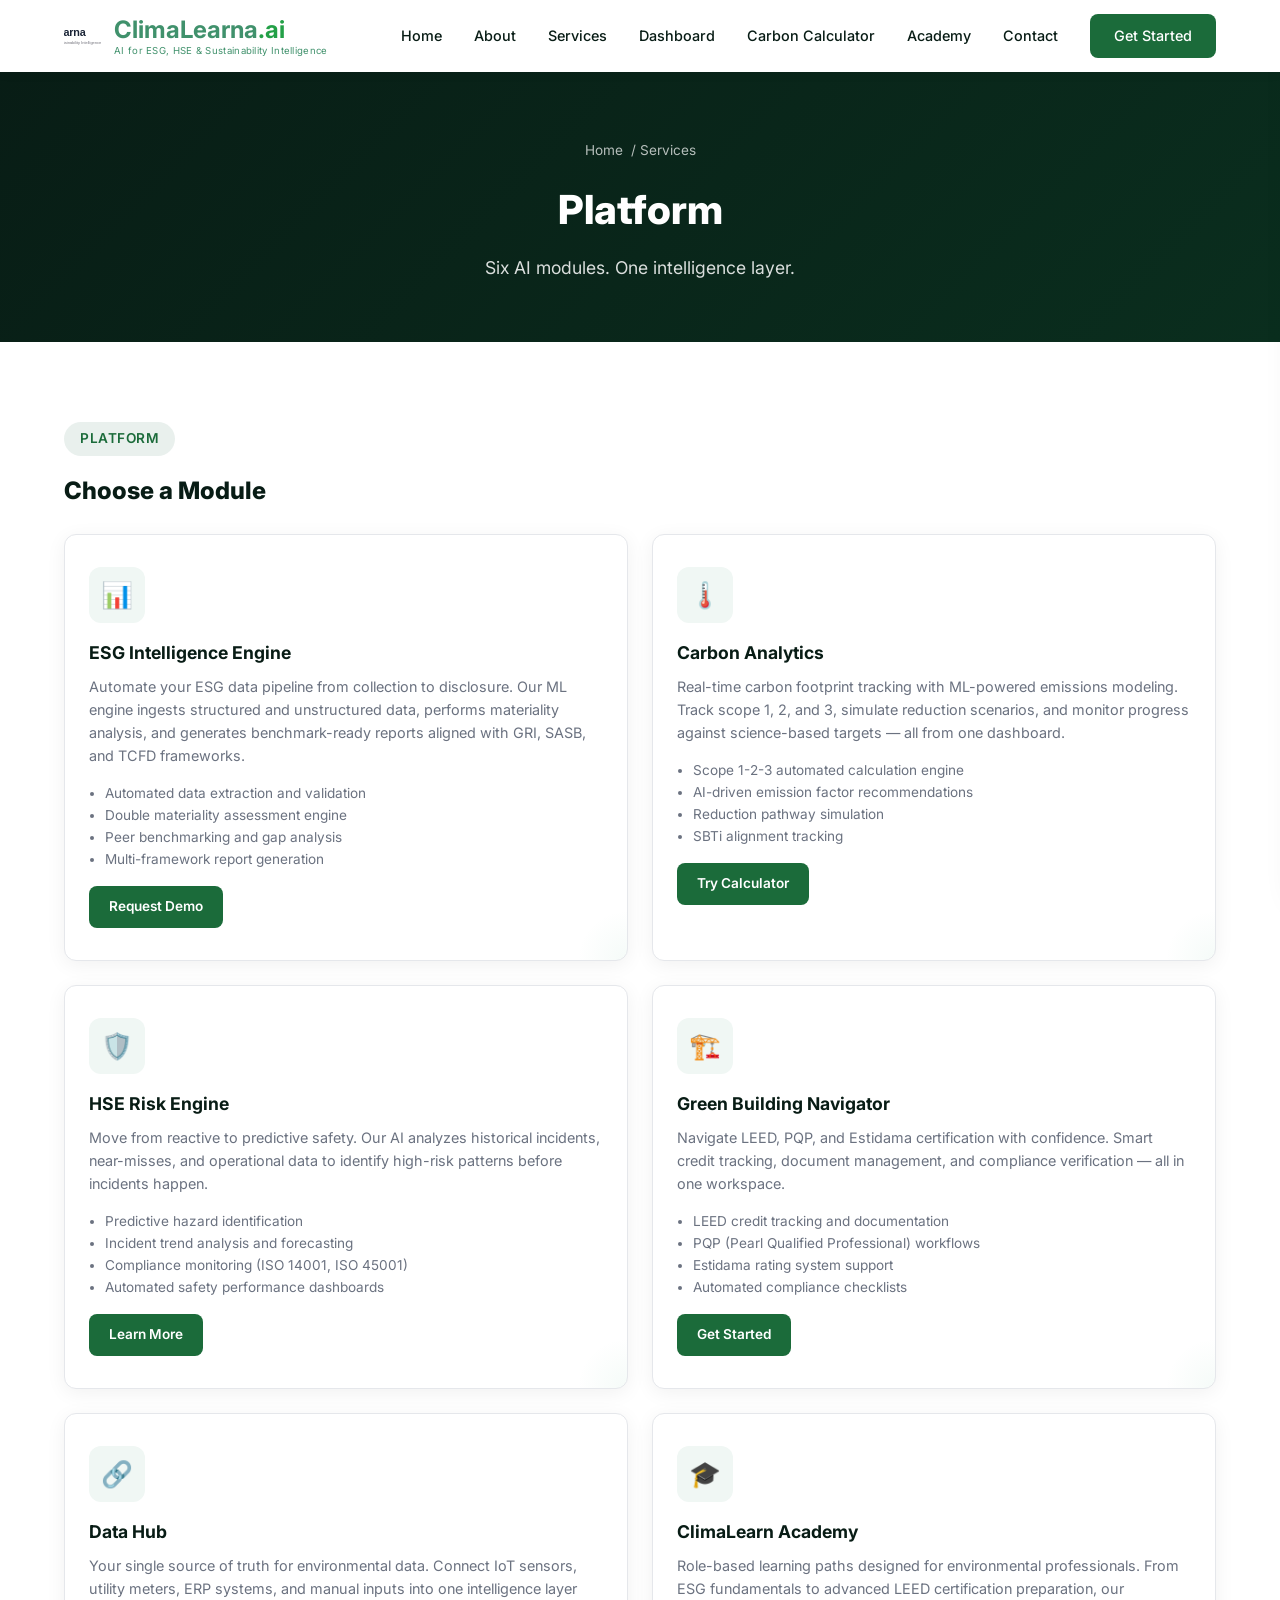
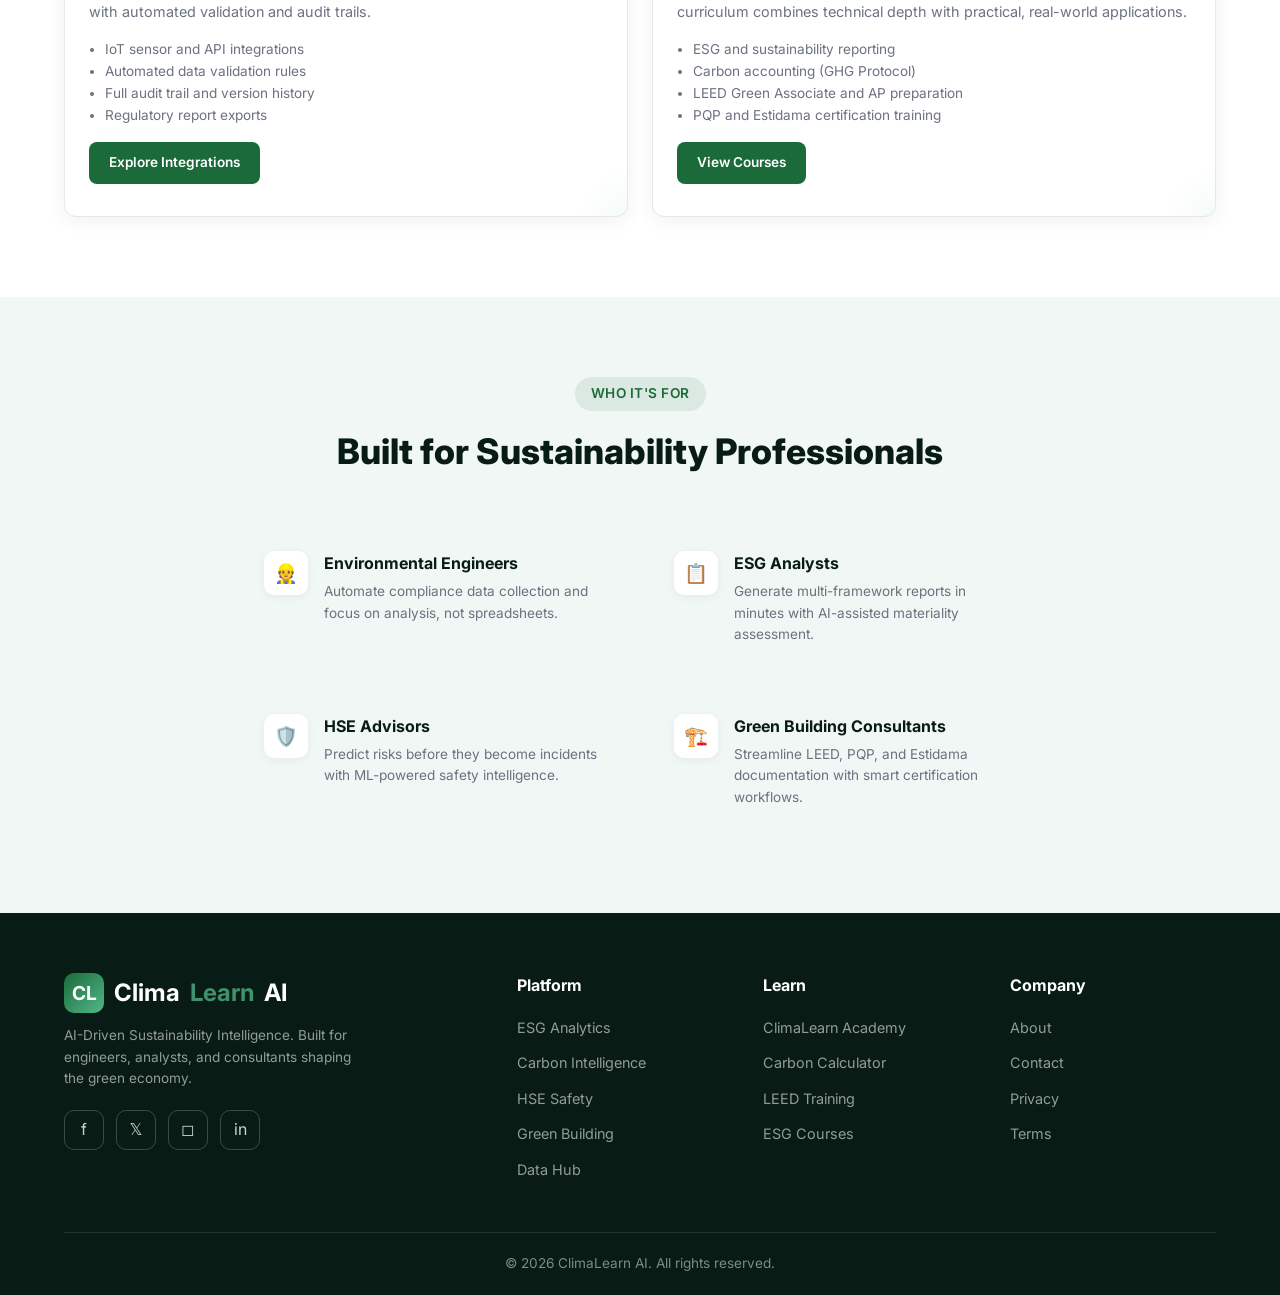
<file: services.html>
<!DOCTYPE html>
<html lang="en">
<head>
  <meta charset="UTF-8">
  <meta name="viewport" content="width=device-width, initial-scale=1.0">
  <title>Services - ClimaLearn AI Platform</title>
  <meta name="description" content="Explore ClimaLearn.ai's AI-powered platform for ESG analytics, carbon intelligence, HSE safety, green building certification, and sustainability learning.">
  <link rel="stylesheet" href="css/style.css">
</head>
<body>
  <header class="header">
    <div class="container header-inner">
      <a href="index.html" class="logo">
        <img src="images/logo.svg" alt="ClimaLearna.ai" class="logo-img">
        <span class="logo-text">
          <span class="logo-brand">ClimaLearna<span class="ai-dot">.ai</span></span>
          <span class="logo-tagline">AI for ESG, HSE &amp; Sustainability Intelligence</span>
        </span>
      </a>
      <button class="mobile-toggle">☰</button>
      <nav class="nav">
        <a href="index.html">Home</a>
        <a href="about.html">About</a>
        <div class="nav-dropdown">
          <a class="services-trigger">Services</a>
          <div class="dropdown-menu">
            <a href="services.html#esg">ESG Intelligence Engine</a>
            <a href="services.html#carbon">Carbon Analytics</a>
            <a href="services.html#hse">HSE Risk Engine</a>
            <a href="services.html#building">Green Building Navigator</a>
            <a href="services.html#data">Data Hub</a>
            <a href="services.html#academy">ClimaLearn Academy</a>
          </div>
        </div>
        <a href="dashboard.html">Dashboard</a>
        <a href="carbon-calculator.html">Carbon Calculator</a>
        <a href="courses.html">Academy</a>
        <a href="contact.html">Contact</a>
        <a href="contact.html" class="nav-cta">Get Started</a>
      </nav>
    </div>
  </header>

  <section class="page-header">
    <div class="float-leaf float-leaf-2">⚡</div>
    <div class="float-leaf float-leaf-4">🌿</div>
    <div class="container">
      <div class="breadcrumb">
        <a href="index.html">Home</a> / Services
      </div>
      <h1>Platform</h1>
      <p>Six AI modules. One intelligence layer.</p>
    </div>
  </section>

  <section class="section" id="servicesSection">
    <div class="container">
      <div style="display:flex;justify-content:space-between;align-items:center;margin-bottom:24px;flex-wrap:wrap;gap:12px;">
        <div>
          <span class="section-tag">Platform</span>
          <h2 style="font-size:1.5rem;font-weight:800;color:var(--dark);margin:4px 0 0;">Choose a Module</h2>
        </div>
        <a href="services.html" id="showAllLink" class="btn btn-outline" style="display:none;font-size:0.85rem;padding:8px 18px;">← Back to All</a>
      </div>
      <div class="services-grid" style="grid-template-columns:repeat(2,1fr);" id="servicesGrid">
        <div class="service-card fade-in" id="esg">
          <div class="service-icon">📊</div>
          <h3>ESG Intelligence Engine</h3>
          <p>Automate your ESG data pipeline from collection to disclosure. Our ML engine ingests structured and unstructured data, performs materiality analysis, and generates benchmark-ready reports aligned with GRI, SASB, and TCFD frameworks.</p>
          <ul style="font-size:0.85rem;color:var(--gray);margin-bottom:16px;padding-left:16px;list-style:disc;">
            <li>Automated data extraction and validation</li>
            <li>Double materiality assessment engine</li>
            <li>Peer benchmarking and gap analysis</li>
            <li>Multi-framework report generation</li>
          </ul>
          <a href="contact.html" class="btn btn-primary" style="font-size:0.85rem;padding:10px 20px;">Request Demo</a>
        </div>
        <div class="service-card fade-in" id="carbon">
          <div class="service-icon">🌡️</div>
          <h3>Carbon Analytics</h3>
          <p>Real-time carbon footprint tracking with ML-powered emissions modeling. Track scope 1, 2, and 3, simulate reduction scenarios, and monitor progress against science-based targets — all from one dashboard.</p>
          <ul style="font-size:0.85rem;color:var(--gray);margin-bottom:16px;padding-left:16px;list-style:disc;">
            <li>Scope 1-2-3 automated calculation engine</li>
            <li>AI-driven emission factor recommendations</li>
            <li>Reduction pathway simulation</li>
            <li>SBTi alignment tracking</li>
          </ul>
          <a href="carbon-calculator.html" class="btn btn-primary" style="font-size:0.85rem;padding:10px 20px;">Try Calculator</a>
        </div>
        <div class="service-card fade-in" id="hse">
          <div class="service-icon">🛡️</div>
          <h3>HSE Risk Engine</h3>
          <p>Move from reactive to predictive safety. Our AI analyzes historical incidents, near-misses, and operational data to identify high-risk patterns before incidents happen.</p>
          <ul style="font-size:0.85rem;color:var(--gray);margin-bottom:16px;padding-left:16px;list-style:disc;">
            <li>Predictive hazard identification</li>
            <li>Incident trend analysis and forecasting</li>
            <li>Compliance monitoring (ISO 14001, ISO 45001)</li>
            <li>Automated safety performance dashboards</li>
          </ul>
          <a href="contact.html" class="btn btn-primary" style="font-size:0.85rem;padding:10px 20px;">Learn More</a>
        </div>
        <div class="service-card fade-in" id="building">
          <div class="service-icon">🏗️</div>
          <h3>Green Building Navigator</h3>
          <p>Navigate LEED, PQP, and Estidama certification with confidence. Smart credit tracking, document management, and compliance verification — all in one workspace.</p>
          <ul style="font-size:0.85rem;color:var(--gray);margin-bottom:16px;padding-left:16px;list-style:disc;">
            <li>LEED credit tracking and documentation</li>
            <li>PQP (Pearl Qualified Professional) workflows</li>
            <li>Estidama rating system support</li>
            <li>Automated compliance checklists</li>
          </ul>
          <a href="contact.html" class="btn btn-primary" style="font-size:0.85rem;padding:10px 20px;">Get Started</a>
        </div>
        <div class="service-card fade-in" id="data">
          <div class="service-icon">🔗</div>
          <h3>Data Hub</h3>
          <p>Your single source of truth for environmental data. Connect IoT sensors, utility meters, ERP systems, and manual inputs into one intelligence layer with automated validation and audit trails.</p>
          <ul style="font-size:0.85rem;color:var(--gray);margin-bottom:16px;padding-left:16px;list-style:disc;">
            <li>IoT sensor and API integrations</li>
            <li>Automated data validation rules</li>
            <li>Full audit trail and version history</li>
            <li>Regulatory report exports</li>
          </ul>
          <a href="contact.html" class="btn btn-primary" style="font-size:0.85rem;padding:10px 20px;">Explore Integrations</a>
        </div>
        <div class="service-card fade-in" id="academy">
          <div class="service-icon">🎓</div>
          <h3>ClimaLearn Academy</h3>
          <p>Role-based learning paths designed for environmental professionals. From ESG fundamentals to advanced LEED certification preparation, our curriculum combines technical depth with practical, real-world applications.</p>
          <ul style="font-size:0.85rem;color:var(--gray);margin-bottom:16px;padding-left:16px;list-style:disc;">
            <li>ESG and sustainability reporting</li>
            <li>Carbon accounting (GHG Protocol)</li>
            <li>LEED Green Associate and AP preparation</li>
            <li>PQP and Estidama certification training</li>
          </ul>
          <a href="courses.html" class="btn btn-primary" style="font-size:0.85rem;padding:10px 20px;">View Courses</a>
        </div>
      </div>
    </div>
  </section>

  <section class="section about-section">
    <div class="container">
      <div class="section-header fade-in">
        <span class="section-tag">Who It's For</span>
        <h2>Built for Sustainability Professionals</h2>
      </div>
      <div class="features-grid" style="max-width:800px;margin:0 auto;">
        <div class="feature-card fade-in">
          <div class="feature-icon">👷</div>
          <div>
            <h4>Environmental Engineers</h4>
            <p>Automate compliance data collection and focus on analysis, not spreadsheets.</p>
          </div>
        </div>
        <div class="feature-card fade-in">
          <div class="feature-icon">📋</div>
          <div>
            <h4>ESG Analysts</h4>
            <p>Generate multi-framework reports in minutes with AI-assisted materiality assessment.</p>
          </div>
        </div>
        <div class="feature-card fade-in">
          <div class="feature-icon">🛡️</div>
          <div>
            <h4>HSE Advisors</h4>
            <p>Predict risks before they become incidents with ML-powered safety intelligence.</p>
          </div>
        </div>
        <div class="feature-card fade-in">
          <div class="feature-icon">🏗️</div>
          <div>
            <h4>Green Building Consultants</h4>
            <p>Streamline LEED, PQP, and Estidama documentation with smart certification workflows.</p>
          </div>
        </div>
      </div>
    </div>
  </section>

  <!-- Services slide-out panel -->
  <div class="services-panel-overlay" id="servicesOverlay"></div>
  <div class="services-panel" id="servicesPanel">
    <div class="services-panel-header">
      <h3>Our Platform</h3>
      <button class="services-panel-close" id="servicesPanelClose">✕</button>
    </div>
    <ul class="services-panel-list">
      <li><a href="services.html#esg"><span class="panel-icon">📊</span> ESG Intelligence Engine</a></li>
      <li><a href="services.html#carbon"><span class="panel-icon">🌡️</span> Carbon Analytics</a></li>
      <li><a href="services.html#hse"><span class="panel-icon">🛡️</span> HSE Risk Engine</a></li>
      <li><a href="services.html#building"><span class="panel-icon">🏗️</span> Green Building Navigator</a></li>
      <li><a href="services.html#data"><span class="panel-icon">🔗</span> Data Hub</a></li>
      <li><a href="services.html#academy"><span class="panel-icon">🎓</span> ClimaLearn Academy</a></li>
    </ul>
  </div>

  <footer class="footer">
    <div class="container">
      <div class="footer-grid">
        <div class="footer-brand">
          <a href="index.html" class="logo">
            <div class="logo-icon">CL</div>
            Clima<span>Learn</span> AI
          </a>
          <p style="font-size:0.85rem;opacity:0.7;max-width:300px;">AI-Driven Sustainability Intelligence. Built for engineers, analysts, and consultants shaping the green economy.</p>
          <div class="footer-social">
            <a href="#" aria-label="Facebook">f</a>
            <a href="#" aria-label="Twitter">𝕏</a>
            <a href="#" aria-label="Instagram">◻</a>
            <a href="#" aria-label="LinkedIn">in</a>
          </div>
        </div>
        <div>
          <h4>Platform</h4>
          <ul>
            <li><a href="services.html">ESG Analytics</a></li>
            <li><a href="services.html">Carbon Intelligence</a></li>
            <li><a href="services.html">HSE Safety</a></li>
            <li><a href="services.html">Green Building</a></li>
            <li><a href="services.html">Data Hub</a></li>
          </ul>
        </div>
        <div>
          <h4>Learn</h4>
          <ul>
            <li><a href="courses.html">ClimaLearn Academy</a></li>
            <li><a href="carbon-calculator.html">Carbon Calculator</a></li>
            <li><a href="courses.html">LEED Training</a></li>
            <li><a href="courses.html">ESG Courses</a></li>
          </ul>
        </div>
        <div>
          <h4>Company</h4>
          <ul>
            <li><a href="about.html">About</a></li>
            <li><a href="contact.html">Contact</a></li>
            <li><a href="#">Privacy</a></li>
            <li><a href="#">Terms</a></li>
          </ul>
        </div>
      </div>
      <div class="footer-bottom">© 2026 ClimaLearn AI. All rights reserved.</div>
    </div>
  </footer>
  <script src="js/main.js"></script>
</body>
</html>
</file>
<file: css/style.css>
@import url('https://fonts.googleapis.com/css2?family=Inter:wght@400;500;600;700;800&display=swap');

* {
  margin: 0;
  padding: 0;
  box-sizing: border-box;
}

:root {
  --primary: #1b6b3a;
  --primary-dark: #0a2e1e;
  --primary-light: #40916c;
  --secondary: #95d5b2;
  --accent: #52b788;
  --light: #f0f7f4;
  --dark: #081c15;
  --gray: #6b7280;
  --light-gray: #e5e7eb;
  --white: #ffffff;
  --chart: #00b4d8;
  --warn: #f4a261;
  --error: #e76f51;
  --shadow: 0 4px 20px rgba(0, 0, 0, 0.06);
  --shadow-hover: 0 8px 30px rgba(0, 0, 0, 0.1);
  --radius: 12px;
  --transition: all 0.3s ease;
}

html {
  scroll-behavior: smooth;
}

body {
  font-family: 'Inter', system-ui, -apple-system, sans-serif;
  color: #333;
  line-height: 1.6;
  background: var(--white);
}

a {
  text-decoration: none;
  color: inherit;
}

ul {
  list-style: none;
}

.container {
  max-width: 1200px;
  margin: 0 auto;
  padding: 0 24px;
}

/* Header */
.header {
  position: fixed;
  top: 0;
  left: 0;
  right: 0;
  z-index: 1000;
  background: var(--white);
  box-shadow: 0 2px 10px rgba(0, 0, 0, 0.06);
  transition: var(--transition);
}

.header.scrolled {
  box-shadow: 0 4px 20px rgba(0, 0, 0, 0.1);
}

.header-inner {
  display: flex;
  align-items: center;
  justify-content: space-between;
  height: 72px;
}

.logo {
  display: flex;
  align-items: center;
  gap: 10px;
  font-size: 1.5rem;
  font-weight: 700;
  color: var(--primary-dark);
  text-decoration: none;
}

.logo-img {
  width: 40px;
  height: 40px;
  border-radius: 10px;
  object-fit: cover;
}

.logo-text {
  display: flex;
  flex-direction: column;
  line-height: 1.2;
}

.logo-brand {
  font-size: 1.5rem;
  font-weight: 700;
  color: #1A2436;
}

.logo-brand .ai-dot {
  color: #23A047;
}

.logo-tagline {
  font-size: 0.6rem;
  color: #71717A;
  font-weight: 400;
  letter-spacing: 0.3px;
  white-space: nowrap;
}

.logo-icon {
  width: 40px;
  height: 40px;
  background: linear-gradient(135deg, var(--primary), var(--accent));
  border-radius: 10px;
  display: flex;
  align-items: center;
  justify-content: center;
  color: white;
  font-size: 1.2rem;
}

.logo span {
  color: var(--primary-light);
}

.nav {
  display: flex;
  align-items: center;
  gap: 32px;
}

.nav a {
  font-size: 0.9rem;
  font-weight: 500;
  color: var(--dark);
  transition: var(--transition);
  position: relative;
}

.nav a::after {
  content: '';
  position: absolute;
  bottom: -4px;
  left: 0;
  width: 0;
  height: 2px;
  background: var(--primary);
  transition: var(--transition);
}

.nav a:hover::after,
.nav a.active::after {
  width: 100%;
}

.nav a:hover {
  color: var(--primary);
}

.nav a.active {
  color: var(--primary);
}

.nav-cta {
  background: var(--primary);
  color: var(--white) !important;
  padding: 10px 24px;
  border-radius: 8px;
  font-weight: 600;
  transition: var(--transition);
}

.nav-cta::after {
  display: none !important;
}

.nav-cta:hover {
  background: var(--primary-dark) !important;
  color: var(--white) !important;
}

.nav-dropdown {
  position: relative;
}

.nav-dropdown > a {
  cursor: pointer;
}

.dropdown-menu {
  position: absolute;
  top: 100%;
  left: 0;
  min-width: 220px;
  background: white;
  border-radius: 10px;
  box-shadow: 0 12px 40px rgba(0,0,0,0.1);
  padding: 8px 0;
  opacity: 0;
  visibility: hidden;
  transform: translateY(-6px);
  transition: all 0.25s ease;
  z-index: 100;
  border: 1px solid var(--light-gray);
}

.nav-dropdown:hover .dropdown-menu {
  opacity: 1;
  visibility: visible;
  transform: translateY(0);
}

.dropdown-menu a {
  display: block;
  padding: 10px 20px;
  font-size: 0.85rem;
  color: var(--dark);
  white-space: nowrap;
  transition: background 0.2s, color 0.2s;
}

.dropdown-menu a:hover {
  background: #f5f5f5;
  color: var(--primary);
}

.dropdown-menu a::after {
  display: none !important;
}

/* Slide-out Services menu */
.services-panel-overlay {
  position: fixed;
  inset: 0;
  background: rgba(0,0,0,0.3);
  opacity: 0;
  visibility: hidden;
  transition: opacity 0.3s ease, visibility 0.3s ease;
  z-index: 200;
}

.services-panel-overlay.open {
  opacity: 1;
  visibility: visible;
}

.services-panel {
  position: fixed;
  top: 0;
  right: -320px;
  width: 300px;
  height: 100vh;
  background: white;
  box-shadow: -4px 0 30px rgba(0,0,0,0.1);
  z-index: 201;
  transition: right 0.35s cubic-bezier(0.22, 1, 0.36, 1);
  display: flex;
  flex-direction: column;
  padding: 24px;
}

.services-panel.open {
  right: 0;
}

.services-panel-header {
  display: flex;
  justify-content: space-between;
  align-items: center;
  padding-bottom: 20px;
  border-bottom: 1px solid var(--light-gray);
  margin-bottom: 16px;
}

.services-panel-header h3 {
  font-size: 1rem;
  font-weight: 700;
  color: var(--dark);
  margin: 0;
}

.services-panel-close {
  width: 32px;
  height: 32px;
  border-radius: 8px;
  border: none;
  background: var(--light);
  color: var(--gray);
  font-size: 1.1rem;
  cursor: pointer;
  display: flex;
  align-items: center;
  justify-content: center;
  transition: background 0.2s;
}

.services-panel-close:hover {
  background: #e5e5e5;
}

.services-panel-list {
  list-style: none;
  padding: 0;
  margin: 0;
  flex: 1;
}

.services-panel-list li {
  border-bottom: 1px solid #f5f5f5;
}

.services-panel-list li:last-child {
  border-bottom: none;
}

.services-panel-list a {
  display: flex;
  align-items: center;
  gap: 12px;
  padding: 14px 8px;
  color: var(--dark);
  font-size: 0.9rem;
  font-weight: 500;
  transition: background 0.2s, color 0.2s;
  border-radius: 8px;
}

.services-panel-list a:hover {
  background: #f5f5f5;
  color: var(--primary);
}

.services-panel-list .panel-icon {
  width: 32px;
  height: 32px;
  border-radius: 8px;
  display: flex;
  align-items: center;
  justify-content: center;
  font-size: 1rem;
  background: var(--light);
  flex-shrink: 0;
}

.services-trigger {
  cursor: pointer;
}

/* Service single view (panel toggle) */
.service-card.single-view {
  max-width: 700px;
  margin: 0 auto;
  border: 2px solid var(--primary);
  box-shadow: 0 8px 32px rgba(27,107,58,0.12);
}

.mobile-toggle {
  display: none;
  background: none;
  border: none;
  font-size: 1.5rem;
  cursor: pointer;
  color: var(--dark);
}

/* Hero */
.hero {
  padding: 60px 0 80px;
  background: #FFFFFF;
  position: relative;
  overflow: hidden;
}

.hero .container {
  display: grid;
  grid-template-columns: 1fr 1fr;
  gap: 80px;
  align-items: center;
  position: relative;
  z-index: 1;
}

.hero-brand {
  display: flex;
  align-items: center;
  gap: 12px;
  margin-bottom: 28px;
}

.hero-brand-img {
  width: 44px;
  height: 44px;
  border-radius: 10px;
  object-fit: cover;
}

.hero-brand-text {
  display: flex;
  flex-direction: column;
  line-height: 1.2;
}

.hero-brand-name {
  font-size: 1.4rem;
  font-weight: 700;
  color: #1A2436;
}

.hero-brand-dot {
  color: #23A047;
}

.hero-brand-tagline {
  font-size: 0.6rem;
  color: #71717A;
  font-weight: 400;
  letter-spacing: 0.3px;
  white-space: nowrap;
}

.hero-tag {
  display: inline-block;
  color: #71717A;
  font-size: 0.75rem;
  font-weight: 600;
  letter-spacing: 2px;
  text-transform: uppercase;
  margin-bottom: 20px;
}

.hero-content h1 {
  font-size: 3.2rem;
  font-weight: 800;
  line-height: 1.15;
  color: #1A2436;
  margin-bottom: 0;
}

.hero-content .text-green {
  color: #23A047;
}

.hero-content p {
  font-size: 1rem;
  color: #71717A;
  line-height: 1.7;
  margin: 24px 0 36px;
  max-width: 520px;
}

.hero-buttons {
  display: flex;
  gap: 14px;
  flex-wrap: wrap;
}

.hero-buttons a {
  text-decoration: none;
  display: inline-flex;
  align-items: center;
  gap: 6px;
  padding: 14px 32px;
  border-radius: 8px;
  font-weight: 600;
  font-size: 0.9rem;
  transition: all 0.3s;
}

.hero-buttons .btn-primary {
  background: #23A047;
  color: white;
  border: none;
}

.hero-buttons .btn-primary:hover {
  background: #1b8a3a;
  transform: translateY(-1px);
  box-shadow: 0 8px 24px rgba(35, 160, 71, 0.25);
}

.hero-buttons .btn-outline-custom {
  background: white;
  border: 1.5px solid #23A047;
  color: #23A047;
}

.hero-buttons .btn-outline-custom:hover {
  background: #f0fdf4;
  transform: translateY(-1px);
}

.btn {
  display: inline-flex;
  align-items: center;
  gap: 8px;
  padding: 14px 32px;
  border-radius: 8px;
  font-weight: 600;
  font-size: 0.95rem;
  border: none;
  cursor: pointer;
  transition: var(--transition);
}

.btn-primary {
  background: var(--primary);
  color: var(--white);
}

.btn-primary:hover {
  background: var(--primary-dark);
  transform: translateY(-2px);
  box-shadow: 0 8px 25px rgba(45, 106, 79, 0.3);
}

.btn-outline {
  background: transparent;
  border: 2px solid var(--primary);
  color: var(--primary);
}

.btn-outline:hover {
  background: var(--primary);
  color: var(--white);
  transform: translateY(-2px);
}

.btn-light {
  background: var(--white);
  color: var(--primary);
}

.btn-light:hover {
  box-shadow: var(--shadow-hover);
  transform: translateY(-2px);
}

.hero-image {
  display: flex;
  justify-content: center;
  align-items: center;
  position: relative;
}

.hero-globe {
  width: 420px;
  height: 420px;
  position: relative;
  display: flex;
  align-items: center;
  justify-content: center;
}

.hero-globe svg {
  width: 100%;
  height: 100%;
}

/* Light chart bars behind globe */
.hero-globe-bg {
  position: absolute;
  inset: 0;
  display: flex;
  align-items: center;
  justify-content: center;
  pointer-events: none;
}

.hero-globe-bg svg {
  width: 100%;
  height: 100%;
  opacity: 0.35;
}

/* Leaves */
.hero-leaves {
  position: absolute;
  bottom: -5px;
  right: -5px;
  width: 90px;
  height: 90px;
  z-index: 2;
}

/* Stats Bar */
.stats-bar {
  background: var(--white);
  padding: 40px 0;
  border-bottom: 1px solid var(--light-gray);
}

.stats-grid {
  display: grid;
  grid-template-columns: repeat(4, 1fr);
  gap: 24px;
  text-align: center;
}

.stat-item h3 {
  font-size: 2.2rem;
  font-weight: 800;
  color: var(--primary);
  margin-bottom: 4px;
}

.stat-item p {
  font-size: 0.9rem;
  color: var(--gray);
}

/* Sections */
.section {
  padding: 80px 0;
}

.section-header {
  text-align: center;
  margin-bottom: 48px;
}

.section-tag {
  display: inline-block;
  background: rgba(45, 106, 79, 0.1);
  color: var(--primary);
  padding: 6px 16px;
  border-radius: 20px;
  font-size: 0.85rem;
  font-weight: 600;
  margin-bottom: 12px;
  text-transform: uppercase;
  letter-spacing: 0.5px;
}

.section-header h2 {
  font-size: 2.2rem;
  font-weight: 800;
  color: var(--dark);
  margin-bottom: 12px;
}

.section-header p {
  color: var(--gray);
  max-width: 600px;
  margin: 0 auto;
  font-size: 1.05rem;
}

/* Services Grid */
.services-grid {
  display: grid;
  grid-template-columns: repeat(3, 1fr);
  gap: 24px;
}

.service-card {
  background: var(--white);
  border-radius: var(--radius);
  padding: 32px 24px;
  box-shadow: var(--shadow);
  transition: var(--transition);
  border: 1px solid var(--light-gray);
  position: relative;
  overflow: hidden;
}

.service-card:hover {
  transform: translateY(-6px);
  box-shadow: var(--shadow-hover);
  border-color: var(--secondary);
}

.service-card::before {
  content: '';
  position: absolute;
  top: 0;
  left: 0;
  right: 0;
  height: 4px;
  background: linear-gradient(90deg, var(--primary), var(--accent));
  transform: scaleX(0);
  transform-origin: left;
  transition: var(--transition);
}

.service-card:hover::before {
  transform: scaleX(1);
}

.service-icon {
  width: 56px;
  height: 56px;
  background: var(--light);
  border-radius: 12px;
  display: flex;
  align-items: center;
  justify-content: center;
  font-size: 1.6rem;
  margin-bottom: 16px;
  color: var(--primary);
}

.service-card h3 {
  font-size: 1.1rem;
  font-weight: 700;
  color: var(--dark);
  margin-bottom: 8px;
}

.service-card p {
  font-size: 0.9rem;
  color: var(--gray);
  margin-bottom: 16px;
  line-height: 1.6;
}

.service-link {
  color: var(--primary);
  font-weight: 600;
  font-size: 0.9rem;
  display: inline-flex;
  align-items: center;
  gap: 6px;
  transition: var(--transition);
}

.service-link:hover {
  gap: 10px;
}

/* About Section */
.about-section {
  background: var(--light);
}

.about-grid {
  display: grid;
  grid-template-columns: 1fr 1fr;
  gap: 60px;
  align-items: center;
}

.about-visual {
  width: 100%;
  height: 400px;
  background: linear-gradient(135deg, var(--primary-dark), var(--primary));
  border-radius: 20px;
  display: flex;
  align-items: center;
  justify-content: center;
  color: white;
  font-size: 4rem;
  position: relative;
}

.about-text h2 {
  font-size: 2rem;
  font-weight: 800;
  color: var(--dark);
  margin-bottom: 16px;
}

.about-text p {
  color: var(--gray);
  margin-bottom: 20px;
  font-size: 1rem;
}

.about-text .btn {
  margin-top: 8px;
}

/* Solutions / Features */
.features-grid {
  display: grid;
  grid-template-columns: repeat(2, 1fr);
  gap: 20px;
}

.feature-card {
  display: flex;
  align-items: flex-start;
  gap: 16px;
  padding: 24px;
  background: var(--light);
  border-radius: var(--radius);
  transition: var(--transition);
}

.feature-card:hover {
  background: #d8f3dc;
}

.feature-icon {
  width: 44px;
  height: 44px;
  min-width: 44px;
  background: var(--white);
  border-radius: 10px;
  display: flex;
  align-items: center;
  justify-content: center;
  font-size: 1.2rem;
  color: var(--primary);
  box-shadow: 0 2px 8px rgba(0, 0, 0, 0.06);
}

.feature-card h4 {
  font-size: 1rem;
  font-weight: 700;
  color: var(--dark);
  margin-bottom: 4px;
}

.feature-card p {
  font-size: 0.85rem;
  color: var(--gray);
}

/* Courses */
.courses-section {
  background: var(--light);
}

.courses-grid {
  display: grid;
  grid-template-columns: repeat(3, 1fr);
  gap: 24px;
}

.course-card {
  background: var(--white);
  border-radius: var(--radius);
  overflow: hidden;
  box-shadow: var(--shadow);
  transition: var(--transition);
}

.course-card:hover {
  transform: translateY(-4px);
  box-shadow: var(--shadow-hover);
}

.course-image {
  height: 180px;
  background: linear-gradient(135deg, var(--primary), var(--accent));
  display: flex;
  align-items: center;
  justify-content: center;
  color: white;
  font-size: 2.5rem;
}

.course-body {
  padding: 20px;
}

.course-body h3 {
  font-size: 1.05rem;
  font-weight: 700;
  margin-bottom: 8px;
  color: var(--dark);
}

.course-body p {
  font-size: 0.85rem;
  color: var(--gray);
  margin-bottom: 12px;
}

.course-meta {
  display: flex;
  justify-content: space-between;
  align-items: center;
  padding-top: 12px;
  border-top: 1px solid var(--light-gray);
  font-size: 0.85rem;
}

.course-price {
  font-weight: 700;
  color: var(--primary);
  font-size: 1.1rem;
}

.course-instructor {
  color: var(--gray);
  font-size: 0.8rem;
}

/* Pricing */
.pricing-grid {
  display: grid;
  grid-template-columns: repeat(4, 1fr);
  gap: 20px;
}

.pricing-card {
  background: var(--white);
  border-radius: var(--radius);
  padding: 28px 20px;
  text-align: center;
  box-shadow: var(--shadow);
  border: 1px solid var(--light-gray);
  transition: var(--transition);
}

.pricing-card:hover {
  transform: translateY(-4px);
  box-shadow: var(--shadow-hover);
}

.pricing-card.featured {
  border-color: var(--primary);
  position: relative;
}

.pricing-card.featured::before {
  content: 'Popular';
  position: absolute;
  top: -12px;
  left: 50%;
  transform: translateX(-50%);
  background: var(--primary);
  color: var(--white);
  padding: 4px 16px;
  border-radius: 20px;
  font-size: 0.75rem;
  font-weight: 600;
}

.pricing-icon {
  font-size: 2rem;
  margin-bottom: 12px;
}

.pricing-card h4 {
  font-size: 1rem;
  font-weight: 700;
  color: var(--dark);
  margin-bottom: 4px;
}

.pricing-card .price {
  font-size: 2rem;
  font-weight: 800;
  color: var(--primary);
  margin: 8px 0;
}

.pricing-card .price span {
  font-size: 0.9rem;
  color: var(--gray);
  font-weight: 400;
}

.pricing-features {
  margin: 16px 0;
}

.pricing-features li {
  padding: 6px 0;
  font-size: 0.85rem;
  color: var(--gray);
}

.pricing-card .btn {
  width: 100%;
  justify-content: center;
}

/* Carbon Calculator */
.calculator-section {
  background: var(--light);
}

.calculator-wrapper {
  max-width: 700px;
  margin: 0 auto;
  background: var(--white);
  border-radius: var(--radius);
  padding: 40px;
  box-shadow: var(--shadow);
}

.form-group {
  margin-bottom: 24px;
}

.form-group label {
  display: block;
  font-weight: 600;
  color: var(--dark);
  margin-bottom: 8px;
  font-size: 0.95rem;
}

.form-group input,
.form-group select {
  width: 100%;
  padding: 12px 16px;
  border: 2px solid var(--light-gray);
  border-radius: 8px;
  font-size: 0.95rem;
  transition: var(--transition);
  font-family: inherit;
}

.form-group input:focus,
.form-group select:focus {
  outline: none;
  border-color: var(--primary);
  box-shadow: 0 0 0 3px rgba(45, 106, 79, 0.1);
}

.calculator-result {
  text-align: center;
  padding: 24px;
  background: var(--light);
  border-radius: var(--radius);
  margin-top: 24px;
}

.calculator-result.hidden {
  display: none;
}

.calculator-result .result-number {
  font-size: 3rem;
  font-weight: 800;
  color: var(--primary);
}

.calculator-result p {
  color: var(--gray);
  font-size: 0.95rem;
}

/* Contact */
.contact-grid {
  display: grid;
  grid-template-columns: 1fr 1fr;
  gap: 48px;
}

.contact-info h3 {
  font-size: 1.5rem;
  font-weight: 700;
  color: var(--dark);
  margin-bottom: 16px;
}

.contact-info p {
  color: var(--gray);
  margin-bottom: 24px;
}

.contact-detail {
  display: flex;
  align-items: center;
  gap: 12px;
  margin-bottom: 16px;
}

.contact-detail .icon {
  width: 40px;
  height: 40px;
  background: var(--light);
  border-radius: 10px;
  display: flex;
  align-items: center;
  justify-content: center;
  color: var(--primary);
  font-size: 1.1rem;
}

.contact-detail div {
  font-size: 0.9rem;
}

.contact-detail div strong {
  display: block;
  color: var(--dark);
  font-size: 0.85rem;
}

.contact-form input,
.contact-form textarea {
  width: 100%;
  padding: 14px 16px;
  border: 2px solid var(--light-gray);
  border-radius: 8px;
  font-size: 0.95rem;
  transition: var(--transition);
  margin-bottom: 16px;
  font-family: inherit;
}

.contact-form input:focus,
.contact-form textarea:focus {
  outline: none;
  border-color: var(--primary);
  box-shadow: 0 0 0 3px rgba(45, 106, 79, 0.1);
}

.contact-form textarea {
  resize: vertical;
  min-height: 120px;
}

/* Page Header */
.page-header {
  padding: 140px 0 60px;
  background: linear-gradient(135deg, var(--dark) 0%, var(--primary-dark) 100%);
  color: var(--white);
  text-align: center;
}

.page-header h1 {
  font-size: 2.5rem;
  font-weight: 800;
  margin-bottom: 12px;
}

.page-header p {
  font-size: 1.1rem;
  opacity: 0.85;
  max-width: 600px;
  margin: 0 auto;
}

/* Breadcrumb */
.breadcrumb {
  display: flex;
  justify-content: center;
  gap: 8px;
  margin-bottom: 16px;
  font-size: 0.85rem;
  opacity: 0.7;
}

.breadcrumb a {
  color: var(--white);
}

.breadcrumb a:hover {
  text-decoration: underline;
}

/* Footer */
.footer {
  background: var(--dark);
  color: rgba(255, 255, 255, 0.8);
  padding: 60px 0 0;
}

.footer-grid {
  display: grid;
  grid-template-columns: 2fr 1fr 1fr 1fr;
  gap: 40px;
  padding-bottom: 40px;
  border-bottom: 1px solid rgba(255, 255, 255, 0.1);
}

.footer-brand .logo {
  color: var(--white);
  margin-bottom: 12px;
}

.footer-brand p {
  font-size: 0.9rem;
  opacity: 0.7;
  margin-bottom: 20px;
  max-width: 300px;
}

.footer h4 {
  color: var(--white);
  font-size: 1rem;
  font-weight: 700;
  margin-bottom: 16px;
}

.footer ul li {
  margin-bottom: 10px;
}

.footer ul li a {
  font-size: 0.9rem;
  opacity: 0.7;
  transition: var(--transition);
}

.footer ul li a:hover {
  opacity: 1;
  color: var(--accent);
}

.footer-social {
  display: flex;
  gap: 12px;
  margin-top: 16px;
}

.footer-social a {
  width: 40px;
  height: 40px;
  border-radius: 10px;
  border: 1px solid rgba(255, 255, 255, 0.2);
  display: flex;
  align-items: center;
  justify-content: center;
  transition: var(--transition);
  font-size: 1rem;
}

.footer-social a:hover {
  background: var(--primary);
  border-color: var(--primary);
}

.footer-bottom {
  text-align: center;
  padding: 20px 0;
  font-size: 0.85rem;
  opacity: 0.6;
}

/* Floating Animations */
@keyframes float {
  0%, 100% { transform: translateY(0) rotate(0deg); }
  33% { transform: translateY(-20px) rotate(5deg); }
  66% { transform: translateY(-10px) rotate(-3deg); }
}

@keyframes float-slow {
  0%, 100% { transform: translateY(0) translateX(0); }
  50% { transform: translateY(-15px) translateX(10px); }
}

@keyframes spin-slow {
  0% { transform: rotate(0deg); }
  100% { transform: rotate(360deg); }
}

@keyframes pulse-glow {
  0%, 100% { opacity: 0.6; transform: scale(1); }
  50% { opacity: 1; transform: scale(1.05); }
}

@keyframes slide-in-left {
  0% { transform: translateX(-100px); opacity: 0; }
  100% { transform: translateX(0); opacity: 1; }
}

@keyframes slide-in-right {
  0% { transform: translateX(100px); opacity: 0; }
  100% { transform: translateX(0); opacity: 1; }
}

@keyframes bounce-arrow {
  0%, 100% { transform: translateY(0); }
  50% { transform: translateY(10px); }
}

.float-leaf {
  position: absolute;
  font-size: 2rem;
  opacity: 0.3;
  pointer-events: none;
  z-index: 0;
}

.float-leaf-1 {
  top: 10%;
  left: 5%;
  animation: float 6s ease-in-out infinite;
}

.float-leaf-2 {
  bottom: 15%;
  right: 8%;
  animation: float-slow 8s ease-in-out infinite;
  font-size: 3rem;
}

.float-leaf-3 {
  top: 20%;
  right: 15%;
  animation: spin-slow 12s linear infinite;
  font-size: 1.5rem;
}

.float-leaf-4 {
  bottom: 25%;
  left: 10%;
  animation: float 7s ease-in-out infinite;
  animation-delay: -2s;
}

.bounce-arrow {
  animation: bounce-arrow 2s ease-in-out infinite;
}

.pulse-icon {
  animation: pulse-glow 3s ease-in-out infinite;
}

.hero-illustration {
  animation: float-slow 6s ease-in-out infinite;
}

.service-card:nth-child(1) .service-icon { animation: float 5s ease-in-out infinite; }
.service-card:nth-child(2) .service-icon { animation: float 6s ease-in-out infinite; animation-delay: -1s; }
.service-card:nth-child(3) .service-icon { animation: float 5.5s ease-in-out infinite; animation-delay: -2s; }
.service-card:nth-child(4) .service-icon { animation: float 7s ease-in-out infinite; animation-delay: -0.5s; }
.service-card:nth-child(5) .service-icon { animation: float 6.5s ease-in-out infinite; animation-delay: -1.5s; }
.service-card:nth-child(6) .service-icon { animation: float 5.8s ease-in-out infinite; animation-delay: -2.5s; }

/* Hero decorative shapes */


.hero-shape-1 {
  width: 80px;
  height: 80px;
  background: rgba(82, 183, 136, 0.1);
  top: 15%;
  right: 10%;
  animation: float 7s ease-in-out infinite;
}

.hero-shape-2 {
  width: 50px;
  height: 50px;
  background: rgba(45, 106, 79, 0.08);
  bottom: 20%;
  left: 8%;
  animation: float-slow 9s ease-in-out infinite;
}

.hero-shape-3 {
  width: 120px;
  height: 120px;
  border: 2px solid rgba(82, 183, 136, 0.1);
  top: 30%;
  left: 20%;
  animation: spin-slow 15s linear infinite;
}

/* Service card hover image effect */
.service-card {
  overflow: hidden;
}

.service-card::after {
  content: '';
  position: absolute;
  bottom: -50px;
  right: -50px;
  width: 100px;
  height: 100px;
  background: radial-gradient(circle, rgba(82, 183, 136, 0.06) 0%, transparent 70%);
  border-radius: 50%;
  transition: var(--transition);
}

.service-card:hover::after {
  transform: scale(3);
}

/* Floating decorative elements on pages */
.deco-leaf {
  position: absolute;
  opacity: 0.08;
  pointer-events: none;
  font-size: 4rem;
}

.deco-leaf-tl {
  top: 40px;
  left: 20px;
  animation: float 8s ease-in-out infinite;
}

.deco-leaf-br {
  bottom: 40px;
  right: 20px;
  animation: spin-slow 20s linear infinite;
}

/* Responsive */
@media (max-width: 968px) {
  .hero {
    padding: 100px 0 60px;
  }

  .hero .container {
    grid-template-columns: 1fr;
    text-align: center;
    gap: 48px;
  }

  .hero-content p {
    margin: 24px auto 36px;
  }

  .hero-buttons {
    justify-content: center;
  }

  .hero-globe {
    width: 300px;
    height: 300px;
  }

  .hero-leaves {
    width: 65px;
    height: 65px;
    bottom: 0;
    right: 0;
  }

  .services-grid,
  .courses-grid {
    grid-template-columns: repeat(2, 1fr);
  }

  .pricing-grid {
    grid-template-columns: repeat(2, 1fr);
  }

  .stats-grid {
    grid-template-columns: repeat(2, 1fr);
  }

  .about-grid {
    grid-template-columns: 1fr;
  }

  .contact-grid {
    grid-template-columns: 1fr;
  }

  .footer-grid {
    grid-template-columns: 1fr 1fr;
  }

  .features-grid {
    grid-template-columns: 1fr;
  }
}

@media (max-width: 640px) {
  .mobile-toggle {
    display: block;
  }

  .nav {
    display: none;
    position: absolute;
    top: 72px;
    left: 0;
    right: 0;
    background: var(--white);
    flex-direction: column;
    padding: 24px;
    box-shadow: 0 10px 30px rgba(0, 0, 0, 0.1);
    gap: 16px;
  }

  .nav.open {
    display: flex;
  }

  .services-grid,
  .courses-grid,
  .pricing-grid {
    grid-template-columns: 1fr;
  }

  .hero-content h1 {
    font-size: 2rem;
  }

  .hero-globe {
    width: 240px;
    height: 240px;
  }

  .hero-leaves {
    width: 50px;
    height: 50px;
  }

  .section-header h2 {
    font-size: 1.6rem;
  }

  .calculator-wrapper {
    padding: 24px;
  }

  .stats-grid {
    grid-template-columns: repeat(2, 1fr);
  }

  .footer-grid {
    grid-template-columns: 1fr;
  }
}

/* Animations */
.fade-in {
  opacity: 0;
  transform: translateY(20px);
  transition: opacity 0.6s ease, transform 0.6s ease;
}

.fade-in.visible {
  opacity: 1;
  transform: translateY(0);
}
</file>
